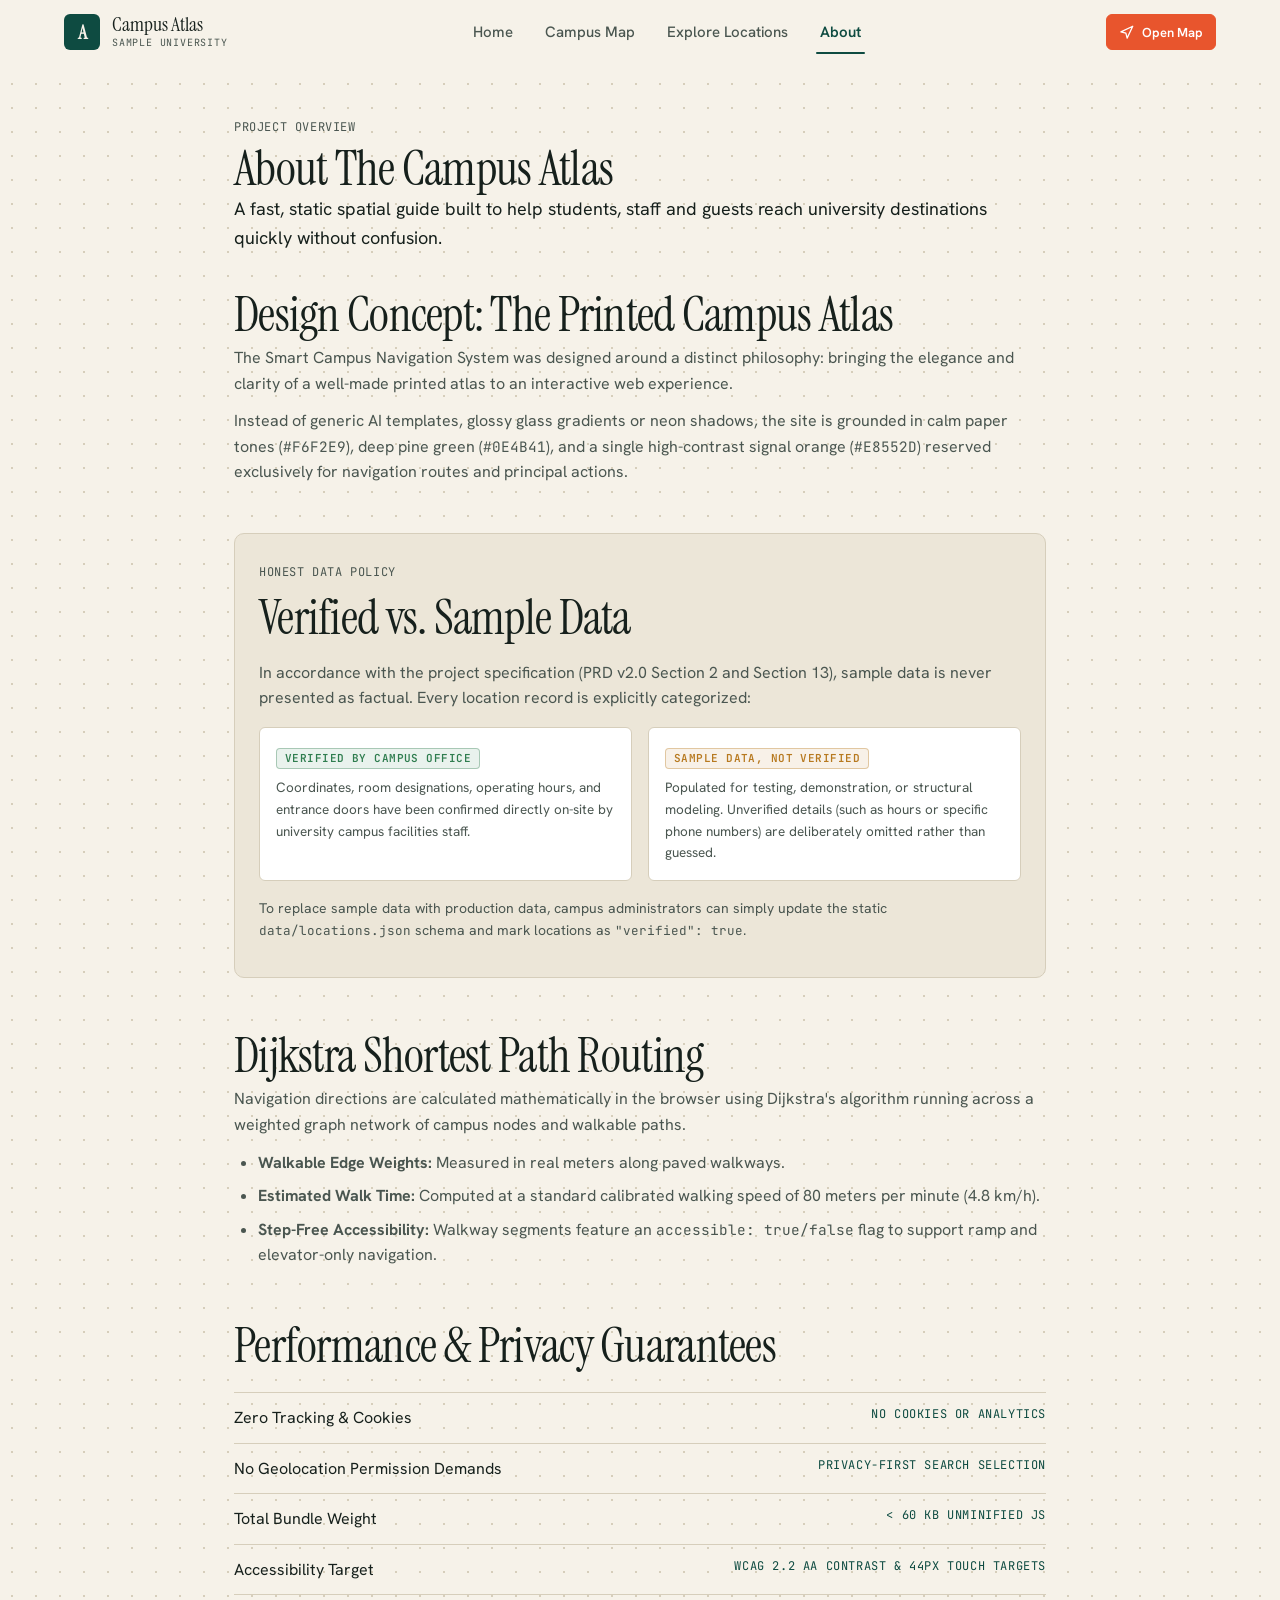
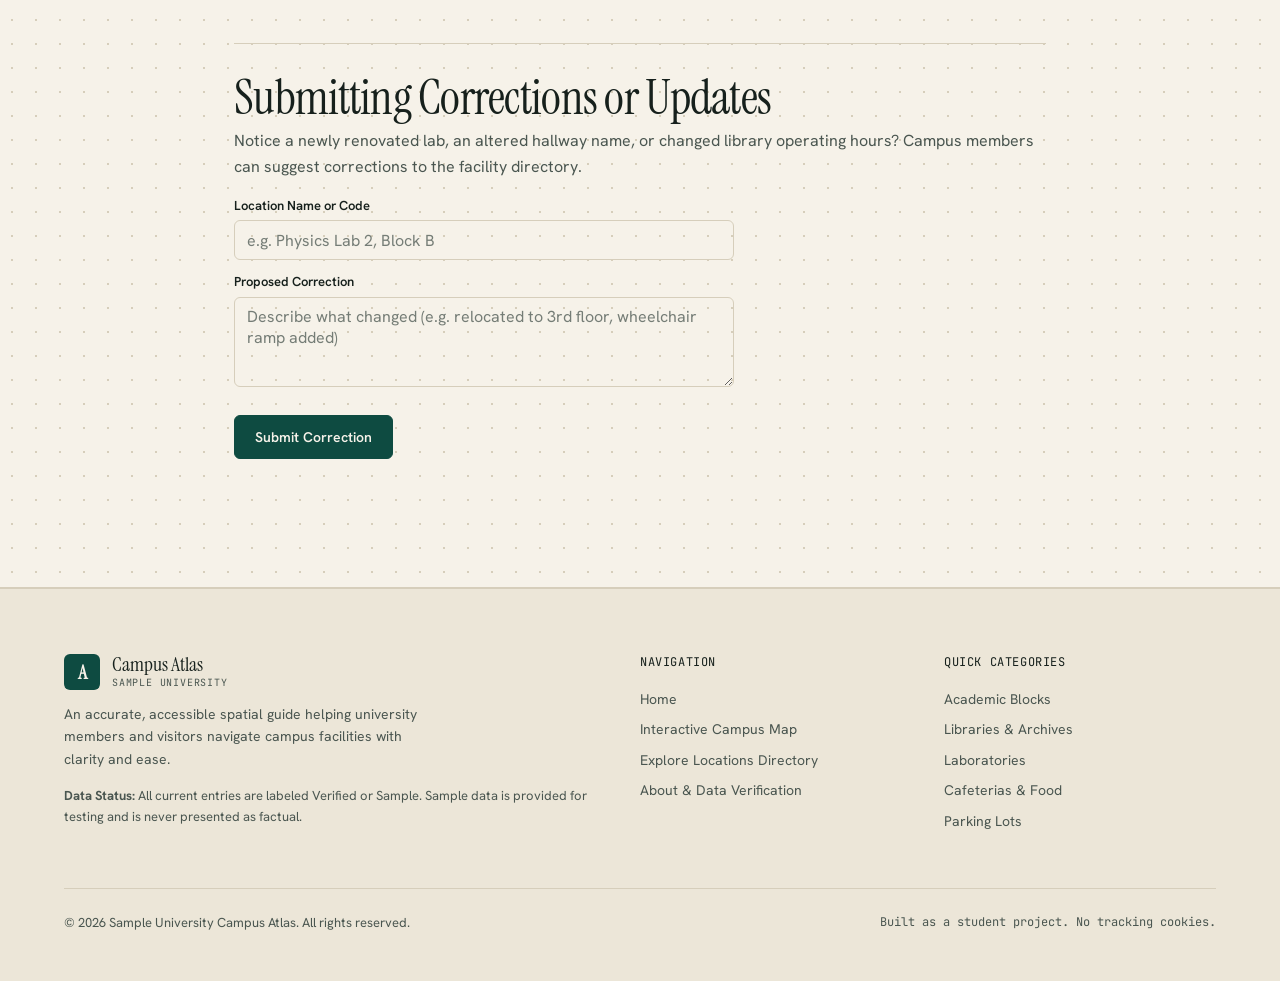
<file: about.html>
<!DOCTYPE html>
<html lang="en">
<head>
  <meta charset="UTF-8">
  <meta name="viewport" content="width=device-width, initial-scale=1.0">
  <title>About & Data Verification | Smart Campus Navigation</title>
  <meta name="description" content="Project purpose, data verification standards, accessibility commitments, and how to submit corrections to the campus atlas.">
  
  <link rel="stylesheet" href="./css/tokens.css">
  <link rel="stylesheet" href="./css/base.css">
  <link rel="stylesheet" href="./css/components.css">
</head>
<body>

  <!-- Site Header -->
  <header class="site-header scrolled" role="banner">
    <div class="container header-inner">
      <a href="index.html" class="brand" aria-label="Smart Campus Navigation System Home">
        <div class="brand-logo" aria-hidden="true">A</div>
        <div class="brand-text">
          <span class="brand-name">Campus Atlas</span>
          <span class="brand-subtitle">Sample University</span>
        </div>
      </a>

      <nav class="site-nav" role="navigation" aria-label="Main Navigation">
        <ul class="nav-links">
          <li><a href="index.html">Home</a></li>
          <li><a href="map.html">Campus Map</a></li>
          <li><a href="locations.html">Explore Locations</a></li>
          <li><a href="about.html" class="active" aria-current="page">About</a></li>
        </ul>
      </nav>

      <div class="header-actions">
        <a href="map.html" class="btn btn-signal btn-sm">
          <svg width="15" height="15" viewBox="0 0 24 24" fill="none" stroke="currentColor" stroke-width="2" stroke-linecap="round" stroke-linejoin="round">
            <polygon points="3 11 22 2 13 21 11 13 3 11"></polygon>
          </svg>
          Open Map
        </a>
      </div>
    </div>
  </header>

  <main class="section" role="main" style="padding-top: var(--space-12);">
    <div class="container" style="max-width: 860px;">
      
      <!-- Page Title -->
      <div style="margin-bottom: var(--space-8);">
        <span class="label-mono">Project Overview</span>
        <h1 style="font-size: var(--text-h2); margin-top: 4px;">About The Campus Atlas</h1>
        <p class="lead">A fast, static spatial guide built to help students, staff and guests reach university destinations quickly without confusion.</p>
      </div>

      <!-- Section 1: Concept & Purpose -->
      <article style="margin-bottom: var(--space-12);">
        <h2>Design Concept: The Printed Campus Atlas</h2>
        <p>The Smart Campus Navigation System was designed around a distinct philosophy: bringing the elegance and clarity of a well-made printed atlas to an interactive web experience.</p>
        <p>Instead of generic AI templates, glossy glass gradients or neon shadows, the site is grounded in calm paper tones (<code class="font-mono">#F6F2E9</code>), deep pine green (<code class="font-mono">#0E4B41</code>), and a single high-contrast signal orange (<code class="font-mono">#E8552D</code>) reserved exclusively for navigation routes and principal actions.</p>
      </article>

      <!-- Section 2: Data Honesty & Verification Standards -->
      <article style="margin-bottom: var(--space-12); padding: var(--space-6); background: var(--paper-2); border: 1px solid var(--line); border-radius: var(--radius-panel);">
        <span class="label-mono">Honest Data Policy</span>
        <h2 style="margin-top: 4px; margin-bottom: var(--space-3);">Verified vs. Sample Data</h2>
        <p>In accordance with the project specification (PRD v2.0 Section 2 and Section 13), sample data is never presented as factual. Every location record is explicitly categorized:</p>

        <div style="display: grid; grid-template-columns: 1fr 1fr; gap: var(--space-4); margin: var(--space-4) 0;">
          <div style="background: #FFFFFF; border: 1px solid var(--line); border-radius: var(--radius-control); padding: var(--space-4);">
            <div style="margin-bottom: var(--space-2);">
              <span class="badge badge-verified">Verified by campus office</span>
            </div>
            <p style="font-size: 13.5px; margin: 0;">Coordinates, room designations, operating hours, and entrance doors have been confirmed directly on-site by university campus facilities staff.</p>
          </div>

          <div style="background: #FFFFFF; border: 1px solid var(--line); border-radius: var(--radius-control); padding: var(--space-4);">
            <div style="margin-bottom: var(--space-2);">
              <span class="badge badge-sample">Sample data, not verified</span>
            </div>
            <p style="font-size: 13.5px; margin: 0;">Populated for testing, demonstration, or structural modeling. Unverified details (such as hours or specific phone numbers) are deliberately omitted rather than guessed.</p>
          </div>
        </div>

        <p style="font-size: 14px; margin-top: var(--space-3);">To replace sample data with production data, campus administrators can simply update the static <code class="font-mono">data/locations.json</code> schema and mark locations as <code class="font-mono">"verified": true</code>.</p>
      </article>

      <!-- Section 3: Routing Architecture -->
      <article style="margin-bottom: var(--space-12);">
        <h2>Dijkstra Shortest Path Routing</h2>
        <p>Navigation directions are calculated mathematically in the browser using Dijkstra's algorithm running across a weighted graph network of campus nodes and walkable paths.</p>
        <ul style="margin-left: var(--space-6); margin-bottom: var(--space-4); color: var(--ink-2); display: flex; flex-direction: column; gap: var(--space-2);">
          <li><strong>Walkable Edge Weights:</strong> Measured in real meters along paved walkways.</li>
          <li><strong>Estimated Walk Time:</strong> Computed at a standard calibrated walking speed of 80 meters per minute (4.8 km/h).</li>
          <li><strong>Step-Free Accessibility:</strong> Walkway segments feature an <code class="font-mono">accessible: true/false</code> flag to support ramp and elevator-only navigation.</li>
        </ul>
      </article>

      <!-- Section 4: Privacy & Performance Targets -->
      <article style="margin-bottom: var(--space-12);">
        <h2>Performance & Privacy Guarantees</h2>
        <div style="border-top: 1px solid var(--line); margin-top: var(--space-4);">
          <div style="display: flex; justify-content: space-between; padding: var(--space-3) 0; border-bottom: 1px solid var(--line);">
            <span>Zero Tracking & Cookies</span>
            <span class="label-mono" style="color: var(--pine);">No cookies or analytics</span>
          </div>
          <div style="display: flex; justify-content: space-between; padding: var(--space-3) 0; border-bottom: 1px solid var(--line);">
            <span>No Geolocation Permission Demands</span>
            <span class="label-mono" style="color: var(--pine);">Privacy-first search selection</span>
          </div>
          <div style="display: flex; justify-content: space-between; padding: var(--space-3) 0; border-bottom: 1px solid var(--line);">
            <span>Total Bundle Weight</span>
            <span class="label-mono" style="color: var(--pine);">&lt; 60 KB unminified JS</span>
          </div>
          <div style="display: flex; justify-content: space-between; padding: var(--space-3) 0; border-bottom: 1px solid var(--line);">
            <span>Accessibility Target</span>
            <span class="label-mono" style="color: var(--pine);">WCAG 2.2 AA Contrast & 44px touch targets</span>
          </div>
        </div>
      </article>

      <!-- Section 5: Submitting Corrections -->
      <article style="margin-bottom: var(--space-12); padding-top: var(--space-6); border-top: 1px solid var(--line);">
        <h2>Submitting Corrections or Updates</h2>
        <p>Notice a newly renovated lab, an altered hallway name, or changed library operating hours? Campus members can suggest corrections to the facility directory.</p>
        
        <form style="display: flex; flex-direction: column; gap: var(--space-3); max-width: 500px; margin-top: var(--space-4);" onsubmit="event.preventDefault(); showToast('Thank you! Correction submitted for review.'); this.reset();">
          <div>
            <label for="corrLocation" style="font-size: 13px; font-weight: 600; display: block; margin-bottom: 4px;">Location Name or Code</label>
            <input type="text" id="corrLocation" class="search-input" style="border: 1px solid var(--line); border-radius: var(--radius-control); width: 100%; min-height: 40px;" placeholder="e.g. Physics Lab 2, Block B" required>
          </div>
          <div>
            <label for="corrDetails" style="font-size: 13px; font-weight: 600; display: block; margin-bottom: 4px;">Proposed Correction</label>
            <textarea id="corrDetails" class="search-input" style="border: 1px solid var(--line); border-radius: var(--radius-control); width: 100%; min-height: 90px; padding-top: 8px;" placeholder="Describe what changed (e.g. relocated to 3rd floor, wheelchair ramp added)" required></textarea>
          </div>
          <button type="submit" class="btn btn-primary" style="align-self: flex-start; margin-top: var(--space-2);">
            Submit Correction
          </button>
        </form>
      </article>

    </div>
  </main>

  <!-- Site Footer -->
  <footer class="site-footer" role="contentinfo">
    <div class="container">
      <div class="footer-grid">
        <div class="footer-col">
          <div class="brand" style="margin-bottom: var(--space-3);">
            <div class="brand-logo" aria-hidden="true">A</div>
            <div class="brand-text">
              <span class="brand-name">Campus Atlas</span>
              <span class="brand-subtitle">Sample University</span>
            </div>
          </div>
          <p style="max-width: 380px;">An accurate, accessible spatial guide helping university members and visitors navigate campus facilities with clarity and ease.</p>
          <p style="font-size: 13px; color: var(--ink-2); margin-top: var(--space-4);">
            <strong>Data Status:</strong> All current entries are labeled Verified or Sample. Sample data is provided for testing and is never presented as factual.
          </p>
        </div>

        <div class="footer-col">
          <h4>Navigation</h4>
          <ul class="footer-nav">
            <li><a href="index.html">Home</a></li>
            <li><a href="map.html">Interactive Campus Map</a></li>
            <li><a href="locations.html">Explore Locations Directory</a></li>
            <li><a href="about.html">About & Data Verification</a></li>
          </ul>
        </div>

        <div class="footer-col">
          <h4>Quick Categories</h4>
          <ul class="footer-nav">
            <li><a href="locations.html?cat=academic">Academic Blocks</a></li>
            <li><a href="locations.html?cat=library">Libraries & Archives</a></li>
            <li><a href="locations.html?cat=lab">Laboratories</a></li>
            <li><a href="locations.html?cat=cafeteria">Cafeterias & Food</a></li>
            <li><a href="locations.html?cat=parking">Parking Lots</a></li>
          </ul>
        </div>
      </div>

      <div class="footer-bottom">
        <div>&copy; 2026 Sample University Campus Atlas. All rights reserved.</div>
        <div style="font-family: var(--font-mono); font-size: 12px; color: var(--ink-2);">
          Built as a student project. No tracking cookies.
        </div>
      </div>
    </div>
  </footer>

  <script type="module">
    import { showToast } from './js/main.js';
    window.showToast = showToast;
  </script>
</body>
</html>
</file>
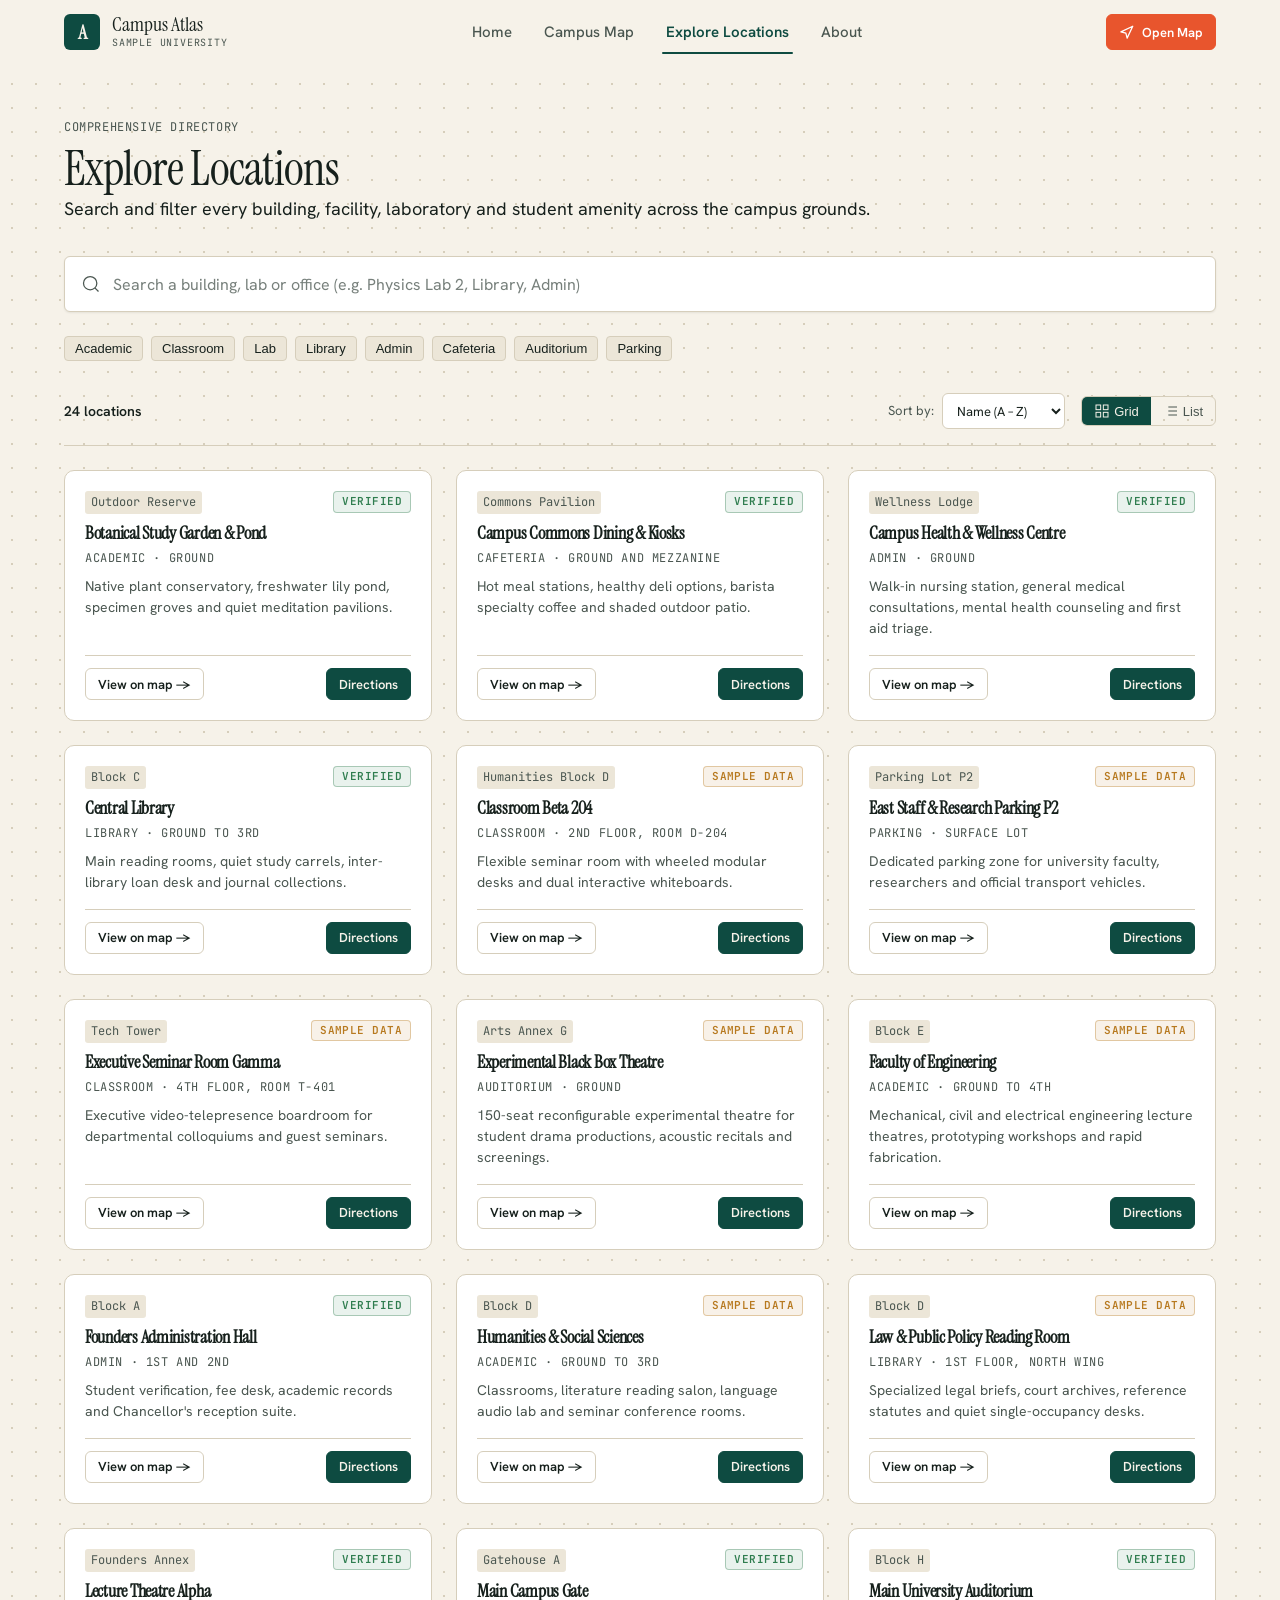
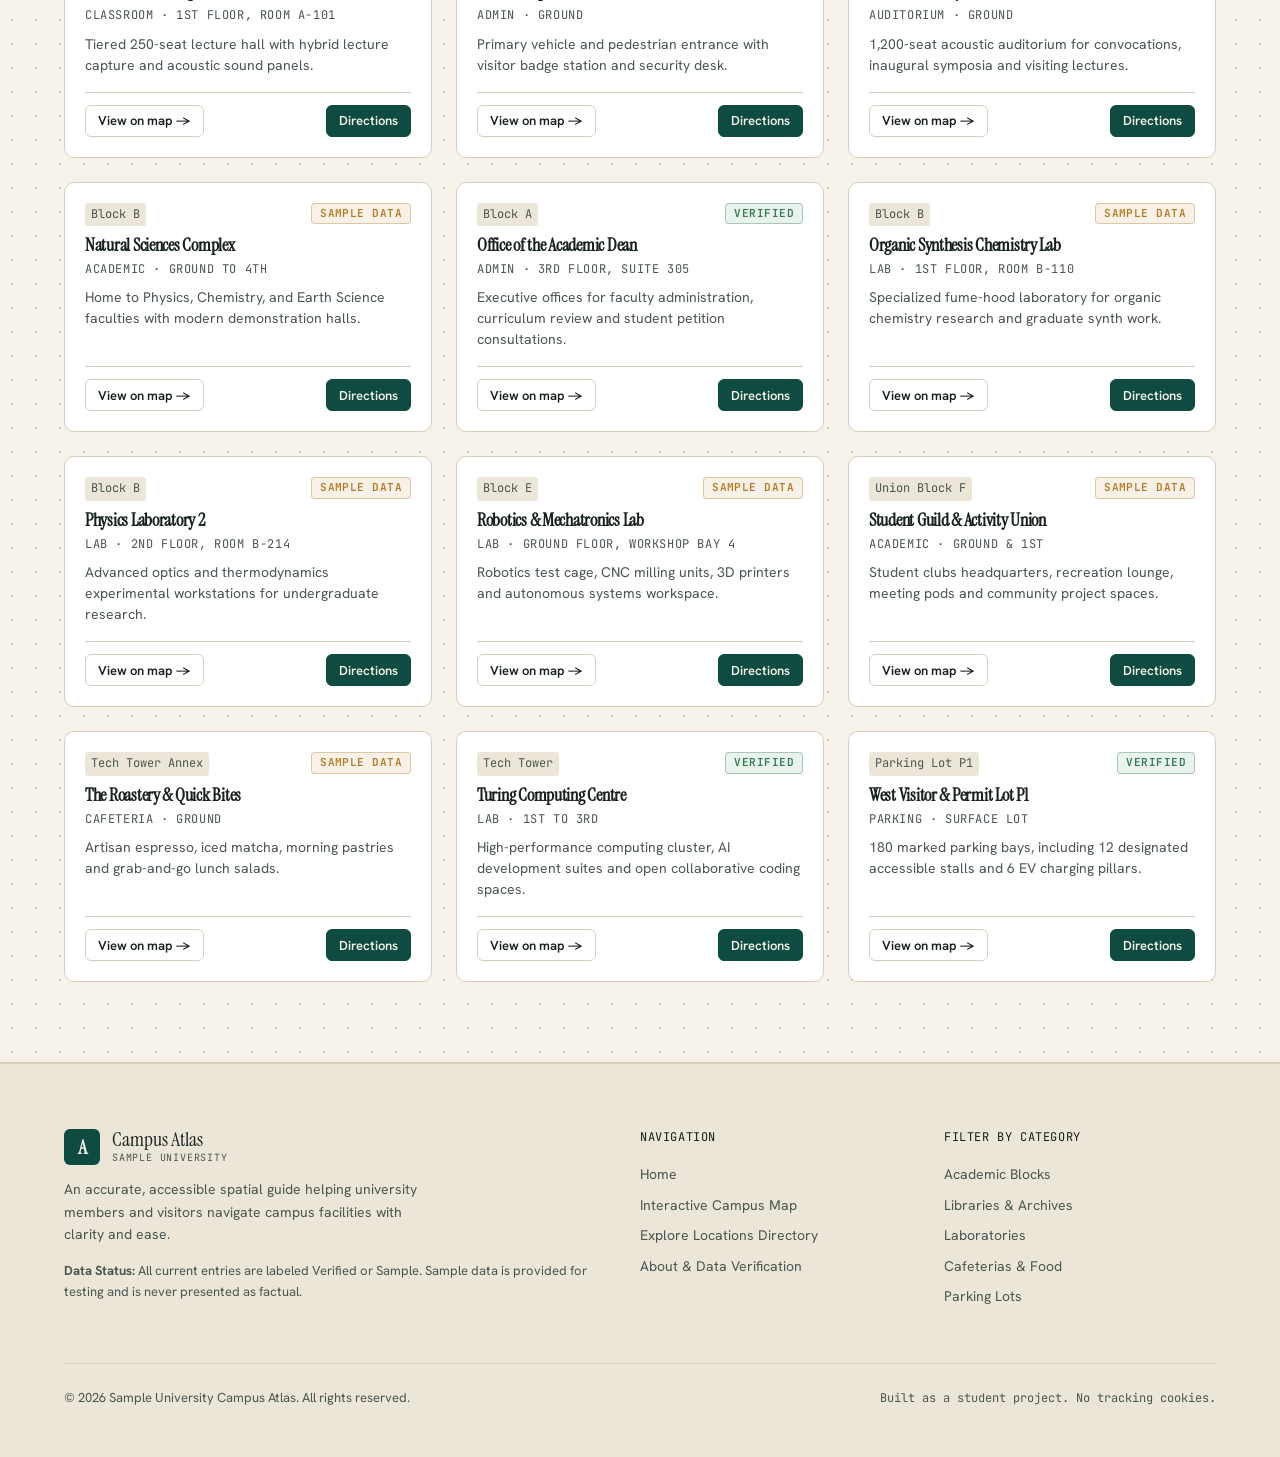
<file: locations.html>
<!DOCTYPE html>
<html lang="en">
<head>
  <meta charset="UTF-8">
  <meta name="viewport" content="width=device-width, initial-scale=1.0">
  <title>Explore Locations Directory | Smart Campus Navigation</title>
  <meta name="description" content="Searchable directory of campus buildings, lecture halls, faculty offices, laboratories, and amenities.">
  
  <link rel="stylesheet" href="./css/tokens.css">
  <link rel="stylesheet" href="./css/base.css">
  <link rel="stylesheet" href="./css/components.css">
</head>
<body>

  <!-- Site Header -->
  <header class="site-header scrolled" role="banner">
    <div class="container header-inner">
      <a href="index.html" class="brand" aria-label="Smart Campus Navigation System Home">
        <div class="brand-logo" aria-hidden="true">A</div>
        <div class="brand-text">
          <span class="brand-name">Campus Atlas</span>
          <span class="brand-subtitle">Sample University</span>
        </div>
      </a>

      <nav class="site-nav" role="navigation" aria-label="Main Navigation">
        <ul class="nav-links">
          <li><a href="index.html">Home</a></li>
          <li><a href="map.html">Campus Map</a></li>
          <li><a href="locations.html" class="active" aria-current="page">Explore Locations</a></li>
          <li><a href="about.html">About</a></li>
        </ul>
      </nav>

      <div class="header-actions">
        <a href="map.html" class="btn btn-signal btn-sm">
          <svg width="15" height="15" viewBox="0 0 24 24" fill="none" stroke="currentColor" stroke-width="2" stroke-linecap="round" stroke-linejoin="round">
            <polygon points="3 11 22 2 13 21 11 13 3 11"></polygon>
          </svg>
          Open Map
        </a>
      </div>
    </div>
  </header>

  <main class="section" role="main" style="padding-top: var(--space-12);">
    <div class="container">
      
      <!-- Page Header -->
      <div style="margin-bottom: var(--space-8);">
        <span class="label-mono">Comprehensive Directory</span>
        <h1 style="font-size: var(--text-h2); margin-top: 4px;">Explore Locations</h1>
        <p class="lead">Search and filter every building, facility, laboratory and student amenity across the campus grounds.</p>
      </div>

      <!-- Search Input -->
      <div class="search-wrapper" style="margin-bottom: var(--space-6);">
        <div class="search-bar-hero" role="search">
          <svg class="search-icon-svg" viewBox="0 0 24 24" aria-hidden="true">
            <circle cx="11" cy="11" r="8"></circle>
            <line x1="21" y1="21" x2="16.65" y2="16.65"></line>
          </svg>
          <label for="dirSearchInput" class="sr-only">Search a building, lab or office</label>
          <input type="text" id="dirSearchInput" class="search-input" placeholder="Search a building, lab or office (e.g. Physics Lab 2, Library, Admin)" autocomplete="off" spellcheck="false">
          <button type="button" id="dirSearchClear" class="search-clear-btn" aria-label="Clear search query">
            <svg width="18" height="18" viewBox="0 0 24 24" fill="none" stroke="currentColor" stroke-width="1.5">
              <line x1="18" y1="6" x2="6" y2="18"></line>
              <line x1="6" y1="6" x2="18" y2="18"></line>
            </svg>
          </button>
        </div>
      </div>

      <!-- Category Filter Chips (Multi-Select - PRD Section 6.3) -->
      <div style="margin-bottom: var(--space-4);">
        <div class="filter-chips-row" id="dirCategoryChips" role="group" aria-label="Filter by categories">
          <!-- Injected via script -->
        </div>
      </div>

      <!-- Directory Controls: Count, Sort, Grid/List Toggle, Clear Filters (PRD Section 6.3) -->
      <div class="directory-controls">
        <div class="directory-meta">
          <span id="resultCountBadge" style="font-weight: 600; color: var(--ink);" aria-live="polite">Loading locations...</span>
          <button type="button" class="btn btn-outline btn-sm" id="btnClearFilters" style="display: none; padding: 2px 10px; min-height: 30px; font-size: 12px;">
            Clear filters
          </button>
        </div>

        <div style="display: flex; align-items: center; gap: var(--space-4);">
          <div style="display: flex; align-items: center; gap: var(--space-2);">
            <label for="dirSortSelect" style="font-size: 13px; color: var(--ink-2);">Sort by:</label>
            <select id="dirSortSelect" class="route-select" style="min-height: 36px; padding: 0 10px; font-size: 13px;">
              <option value="name">Name (A &ndash; Z)</option>
              <option value="category">Category</option>
              <option value="building">Building Code</option>
            </select>
          </div>

          <div class="view-toggle" role="radiogroup" aria-label="Directory layout toggle">
            <button type="button" class="active" id="btnViewGrid" role="radio" aria-checked="true" aria-label="Grid view">
              <svg width="16" height="16" viewBox="0 0 24 24" fill="none" stroke="currentColor" stroke-width="1.5">
                <rect x="3" y="3" width="7" height="7"></rect>
                <rect x="14" y="3" width="7" height="7"></rect>
                <rect x="14" y="14" width="7" height="7"></rect>
                <rect x="3" y="14" width="7" height="7"></rect>
              </svg>
              Grid
            </button>
            <button type="button" id="btnViewList" role="radio" aria-checked="false" aria-label="List view">
              <svg width="16" height="16" viewBox="0 0 24 24" fill="none" stroke="currentColor" stroke-width="1.5">
                <line x1="8" y1="6" x2="21" y2="6"></line>
                <line x1="8" y1="12" x2="21" y2="12"></line>
                <line x1="8" y1="18" x2="21" y2="18"></line>
                <line x1="3" y1="6" x2="3.01" y2="6"></line>
                <line x1="3" y1="12" x2="3.01" y2="12"></line>
                <line x1="3" y1="18" x2="3.01" y2="18"></line>
              </svg>
              List
            </button>
          </div>
        </div>
      </div>

      <!-- Locations Listing Area -->
      <div id="locationsContainer" class="locations-grid" aria-live="polite">
        <!-- Injected cards -->
      </div>

      <!-- Empty State (PRD Section 6.3, 11) -->
      <div id="dirEmptyState" class="empty-state" style="display: none; margin-top: var(--space-8);">
        <h3 id="emptyHeading">No match found</h3>
        <p id="emptyMessage">No match for query. Try a building name, or browse by category.</p>
        <div id="emptyCategoryLinks" style="display: flex; flex-wrap: wrap; justify-content: center; gap: var(--space-2); margin-top: var(--space-4);">
          <!-- Injected category shortcuts -->
        </div>
      </div>

    </div>
  </main>

  <!-- Site Footer -->
  <footer class="site-footer" role="contentinfo">
    <div class="container">
      <div class="footer-grid">
        <div class="footer-col">
          <div class="brand" style="margin-bottom: var(--space-3);">
            <div class="brand-logo" aria-hidden="true">A</div>
            <div class="brand-text">
              <span class="brand-name">Campus Atlas</span>
              <span class="brand-subtitle">Sample University</span>
            </div>
          </div>
          <p style="max-width: 380px;">An accurate, accessible spatial guide helping university members and visitors navigate campus facilities with clarity and ease.</p>
          <p style="font-size: 13px; color: var(--ink-2); margin-top: var(--space-4);">
            <strong>Data Status:</strong> All current entries are labeled Verified or Sample. Sample data is provided for testing and is never presented as factual.
          </p>
        </div>

        <div class="footer-col">
          <h4>Navigation</h4>
          <ul class="footer-nav">
            <li><a href="index.html">Home</a></li>
            <li><a href="map.html">Interactive Campus Map</a></li>
            <li><a href="locations.html">Explore Locations Directory</a></li>
            <li><a href="about.html">About & Data Verification</a></li>
          </ul>
        </div>

        <div class="footer-col">
          <h4>Filter by Category</h4>
          <ul class="footer-nav">
            <li><a href="locations.html?cat=academic">Academic Blocks</a></li>
            <li><a href="locations.html?cat=library">Libraries & Archives</a></li>
            <li><a href="locations.html?cat=lab">Laboratories</a></li>
            <li><a href="locations.html?cat=cafeteria">Cafeterias & Food</a></li>
            <li><a href="locations.html?cat=parking">Parking Lots</a></li>
          </ul>
        </div>
      </div>

      <div class="footer-bottom">
        <div>&copy; 2026 Sample University Campus Atlas. All rights reserved.</div>
        <div style="font-family: var(--font-mono); font-size: 12px; color: var(--ink-2);">
          Built as a student project. No tracking cookies.
        </div>
      </div>
    </div>
  </footer>

  <script type="module">
    import { appState, showToast, getUrlParams, updateUrlParam } from './js/main.js';
    import { CampusSearch } from './js/search.js';

    let searchEngine = null;
    let selectedCategories = [];
    let currentQuery = '';
    let currentSort = 'name';
    let isGridView = true;

    async function initDirectory() {
      await appState.loadData();
      searchEngine = new CampusSearch(appState.locations, appState.categories);

      // Render Category Filter Chips (Multi-Select)
      renderCategoryChips();

      // Read URL Params
      const params = getUrlParams();
      if (params.q) {
        currentQuery = params.q;
        document.getElementById('dirSearchInput').value = params.q;
        document.getElementById('dirSearchClear').classList.add('visible');
      }
      if (params.cat && params.cat.length > 0) {
        selectedCategories = [...params.cat];
        updateChipsActiveState();
      }

      // Event Listeners
      setupSearchEvents();
      setupControls();

      // Initial Render
      renderDirectory();
    }

    function renderCategoryChips() {
      const container = document.getElementById('dirCategoryChips');
      container.innerHTML = appState.categories.map(c => `
        <button type="button" class="chip" data-category="${c.id}" aria-pressed="false">
          ${c.label}
        </button>
      `).join('');

      container.addEventListener('click', (e) => {
        const btn = e.target.closest('.chip');
        if (!btn) return;
        const catId = btn.getAttribute('data-category');

        if (selectedCategories.includes(catId)) {
          selectedCategories = selectedCategories.filter(c => c !== catId);
          btn.classList.remove('active');
          btn.setAttribute('aria-pressed', 'false');
        } else {
          selectedCategories.push(catId);
          btn.classList.add('active');
          btn.setAttribute('aria-pressed', 'true');
        }

        updateUrlParam('cat', selectedCategories);
        renderDirectory();
      });

      // Also render empty state shortcut category links
      const emptyCatLinks = document.getElementById('emptyCategoryLinks');
      if (emptyCatLinks) {
        emptyCatLinks.innerHTML = appState.categories.map(c => `
          <button type="button" class="chip" onclick="window.location.search = '?cat=${c.id}'">
            ${c.label}
          </button>
        `).join('');
      }
    }

    function updateChipsActiveState() {
      document.querySelectorAll('#dirCategoryChips .chip').forEach(btn => {
        const catId = btn.getAttribute('data-category');
        const active = selectedCategories.includes(catId);
        btn.classList.toggle('active', active);
        btn.setAttribute('aria-pressed', active ? 'true' : 'false');
      });
    }

    function setupSearchEvents() {
      const input = document.getElementById('dirSearchInput');
      const clearBtn = document.getElementById('dirSearchClear');
      let timer = null;

      input.addEventListener('input', (e) => {
        clearTimeout(timer);
        timer = setTimeout(() => {
          currentQuery = e.target.value.trim();
          clearBtn.classList.toggle('visible', currentQuery.length > 0);
          updateUrlParam('q', currentQuery);
          renderDirectory();
        }, 100);
      });

      clearBtn.addEventListener('click', () => {
        input.value = '';
        currentQuery = '';
        clearBtn.classList.remove('visible');
        updateUrlParam('q', null);
        renderDirectory();
        input.focus();
      });
    }

    function setupControls() {
      // Sort select
      document.getElementById('dirSortSelect').addEventListener('change', (e) => {
        currentSort = e.target.value;
        renderDirectory();
      });

      // Clear filters button
      document.getElementById('btnClearFilters').addEventListener('click', () => {
        selectedCategories = [];
        currentQuery = '';
        document.getElementById('dirSearchInput').value = '';
        document.getElementById('dirSearchClear').classList.remove('visible');
        updateChipsActiveState();
        updateUrlParam('cat', null);
        updateUrlParam('q', null);
        renderDirectory();
      });

      // View toggle (Grid / List)
      const btnGrid = document.getElementById('btnViewGrid');
      const btnList = document.getElementById('btnViewList');
      const container = document.getElementById('locationsContainer');

      btnGrid.addEventListener('click', () => {
        isGridView = true;
        btnGrid.classList.add('active');
        btnGrid.setAttribute('aria-checked', 'true');
        btnList.classList.remove('active');
        btnList.setAttribute('aria-checked', 'false');
        container.className = 'locations-grid';
      });

      btnList.addEventListener('click', () => {
        isGridView = false;
        btnList.classList.add('active');
        btnList.setAttribute('aria-checked', 'true');
        btnGrid.classList.remove('active');
        btnGrid.setAttribute('aria-checked', 'false');
        container.className = 'locations-list';
      });
    }

    function renderDirectory() {
      const results = searchEngine.search(currentQuery, selectedCategories, currentSort);
      const container = document.getElementById('locationsContainer');
      const emptyState = document.getElementById('dirEmptyState');
      const countBadge = document.getElementById('resultCountBadge');
      const clearBtn = document.getElementById('btnClearFilters');

      // Update count & clear button visibility
      countBadge.textContent = `${results.length} location${results.length === 1 ? '' : 's'}`;
      clearBtn.style.display = (selectedCategories.length > 0 || currentQuery.length > 0) ? 'inline-flex' : 'none';

      if (results.length === 0) {
        container.innerHTML = '';
        emptyState.style.display = 'block';
        // PRD Section 6.3 Empty state copy
        document.getElementById('emptyHeading').textContent = `No match for '${currentQuery || 'filters'}'`;
        document.getElementById('emptyMessage').textContent = `No match for '${currentQuery || 'selected categories'}'. Try a building name, or browse by category below.`;
        return;
      }

      emptyState.style.display = 'none';

      container.innerHTML = results.map(item => {
        const badge = item.verified
          ? `<span class="badge badge-verified">Verified</span>`
          : `<span class="badge badge-sample">Sample data</span>`;

        return `
          <article class="location-card" id="card-${item.id}">
            <div>
              <div class="location-card-header">
                <span class="location-code">${item.building}</span>
                ${badge}
              </div>
              <h2 class="location-card-title">${CampusSearch.highlight(item.name, currentQuery)}</h2>
              <div class="label-mono" style="margin-bottom: var(--space-2);">${item.category} &middot; ${item.floor}</div>
              <p class="location-card-desc">${CampusSearch.highlight(item.description, currentQuery)}</p>
            </div>

            <div class="location-card-footer">
              <a href="map.html?loc=${item.id}" class="btn btn-outline btn-sm" style="min-height: 32px;">
                View on map &rarr;
              </a>
              <a href="map.html?to=${item.id}" class="btn btn-primary btn-sm" style="min-height: 32px;">
                Directions
              </a>
            </div>
          </article>
        `;
      }).join('');
    }

    document.addEventListener('DOMContentLoaded', initDirectory);
  </script>
</body>
</html>
</file>
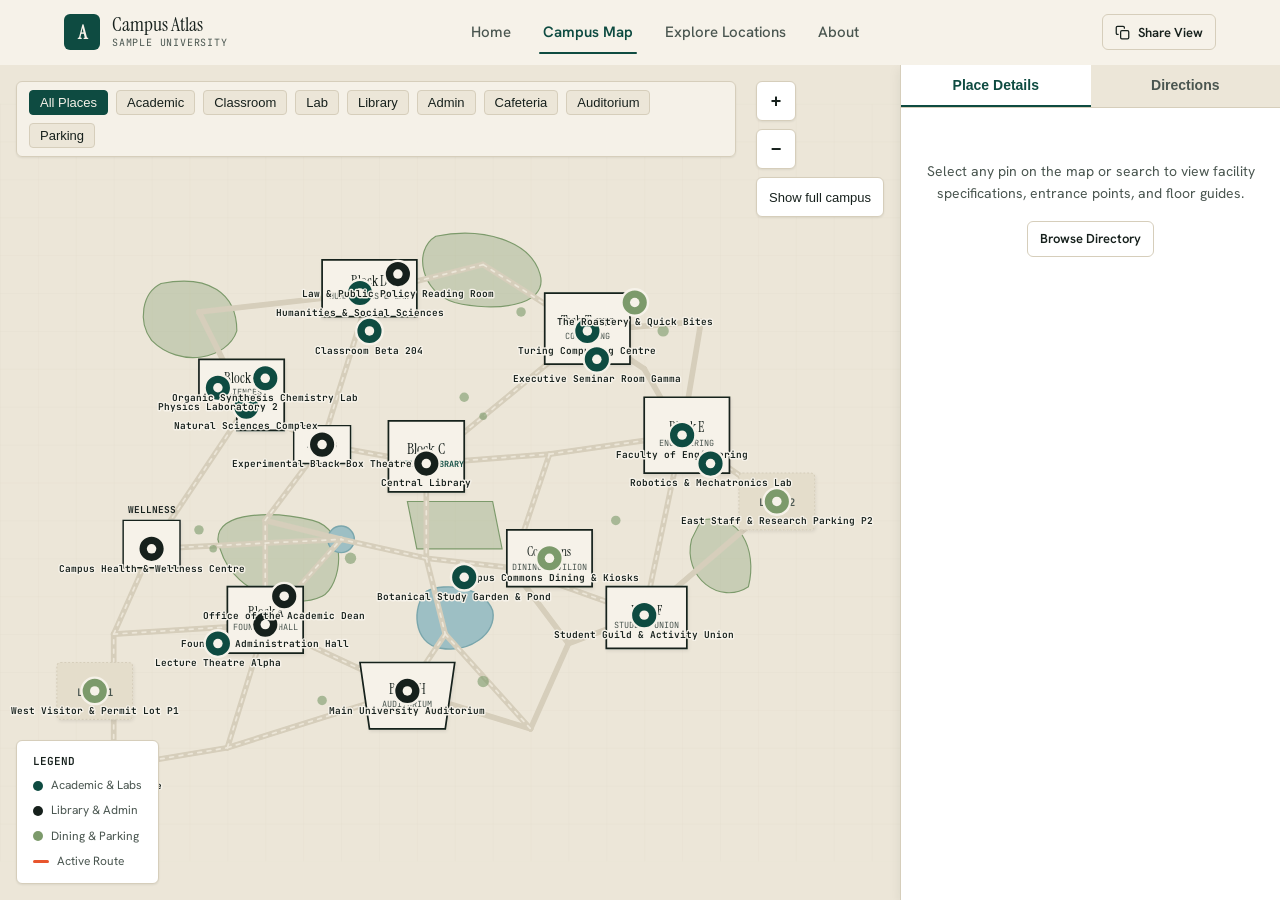
<file: map.html>
<!DOCTYPE html>
<html lang="en">
<head>
  <meta charset="UTF-8">
  <meta name="viewport" content="width=device-width, initial-scale=1.0">
  <title>Campus Map & Directions | Smart Campus Navigation</title>
  <meta name="description" content="Interactive illustrated campus atlas map and route planner. Find buildings and calculate walking routes with Dijkstra routing.">
  
  <link rel="stylesheet" href="./css/tokens.css">
  <link rel="stylesheet" href="./css/base.css">
  <link rel="stylesheet" href="./css/components.css">
</head>
<body style="overflow: hidden;">

  <!-- Site Header -->
  <header class="site-header scrolled" role="banner">
    <div class="container header-inner">
      <a href="index.html" class="brand" aria-label="Smart Campus Navigation System Home">
        <div class="brand-logo" aria-hidden="true">A</div>
        <div class="brand-text">
          <span class="brand-name">Campus Atlas</span>
          <span class="brand-subtitle">Sample University</span>
        </div>
      </a>

      <nav class="site-nav" role="navigation" aria-label="Main Navigation">
        <ul class="nav-links">
          <li><a href="index.html">Home</a></li>
          <li><a href="map.html" class="active" aria-current="page">Campus Map</a></li>
          <li><a href="locations.html">Explore Locations</a></li>
          <li><a href="about.html">About</a></li>
        </ul>
      </nav>

      <div class="header-actions">
        <button type="button" class="btn btn-outline btn-sm" id="headerShareMapBtn" aria-label="Share this map view">
          <svg width="15" height="15" viewBox="0 0 24 24" fill="none" stroke="currentColor" stroke-width="2" stroke-linecap="round" stroke-linejoin="round">
            <rect x="9" y="9" width="13" height="13" rx="2" ry="2"></rect>
            <path d="M5 15H4a2 2 0 0 1-2-2V4a2 2 0 0 1 2-2h9a2 2 0 0 1 2 2v1"></path>
          </svg>
          Share View
        </button>
      </div>
    </div>
  </header>

  <!-- Main Map & Panel Layout (PRD Section 6.2 - Desktop 70/30, Mobile bottom sheet) -->
  <main class="map-page-layout" role="main">
    
    <!-- Map Canvas Area -->
    <div class="map-main-canvas" id="mapMainCanvas" aria-label="Campus Interactive Map View">
      
      <!-- Category Filter Chips Row above Map -->
      <div class="map-filter-bar" id="mapFilterBar" role="toolbar" aria-label="Filter locations on map by category">
        <button type="button" class="chip active" data-category="all">All Places</button>
        <!-- Injected via script -->
      </div>

      <!-- Floating Map Zoom / Pan Controls -->
      <div class="map-controls-floating" role="toolbar" aria-label="Map zoom and navigation controls">
        <button type="button" class="map-ctrl-btn" id="mapZoomIn" aria-label="Zoom in" title="Zoom in">+</button>
        <button type="button" class="map-ctrl-btn" id="mapZoomOut" aria-label="Zoom out" title="Zoom out">&minus;</button>
        <button type="button" class="map-ctrl-btn map-reset-btn" id="mapResetView" aria-label="Show full campus" title="Show full campus">
          Show full campus
        </button>
      </div>

      <!-- Map Legend (PRD Section 6.2) -->
      <div class="map-legend" aria-label="Map Legend">
        <div style="font-family: var(--font-mono); font-size: 11px; font-weight: 600; text-transform: uppercase; color: var(--ink);">
          Legend
        </div>
        <div class="legend-row">
          <div class="legend-color-dot" style="background: #0E4B41;"></div>
          <span>Academic & Labs</span>
        </div>
        <div class="legend-row">
          <div class="legend-color-dot" style="background: #16201C;"></div>
          <span>Library & Admin</span>
        </div>
        <div class="legend-row">
          <div class="legend-color-dot" style="background: #7C9A6B;"></div>
          <span>Dining & Parking</span>
        </div>
        <div class="legend-row">
          <div class="legend-line"></div>
          <span>Active Route</span>
        </div>
      </div>

      <!-- SVG Container -->
      <div class="map-svg-container" id="svgContainer">
        <!-- SVG will be loaded/inlined here -->
      </div>
    </div>

    <!-- Side Panel (Desktop 30%) / Bottom Sheet (Mobile) -->
    <aside class="map-side-panel" id="mapSidePanel" role="complementary" aria-label="Location and route details panel">
      
      <!-- Mobile Draggable Sheet Handle -->
      <div class="mobile-sheet-handle" id="sheetHandle" aria-hidden="true">
        <div class="handle-bar"></div>
      </div>

      <!-- Panel Tabs: Details vs Directions -->
      <div class="panel-tabs" role="tablist">
        <button type="button" class="panel-tab active" id="tabBtnDetails" role="tab" aria-selected="true" aria-controls="panelDetails">
          Place Details
        </button>
        <button type="button" class="panel-tab" id="tabBtnDirections" role="tab" aria-selected="false" aria-controls="panelDirections">
          Directions
        </button>
      </div>

      <!-- Tab Content 1: Place Details (PRD Section 6.4) -->
      <div class="panel-body" id="panelDetails" role="tabpanel" aria-labelledby="tabBtnDetails">
        <div id="locationDetailsEmpty" style="color: var(--ink-2); font-size: 14px; text-align: center; padding: var(--space-8) 0;">
          <p>Select any pin on the map or search to view facility specifications, entrance points, and floor guides.</p>
          <div style="margin-top: var(--space-4);">
            <a href="locations.html" class="btn btn-outline btn-sm">Browse Directory</a>
          </div>
        </div>

        <div id="locationDetailsContent" style="display: none; flex-direction: column; gap: var(--space-4);">
          <div class="panel-header" style="padding: 0 0 var(--space-3) 0;">
            <div>
              <div id="detailBadgeContainer" style="margin-bottom: var(--space-1);"></div>
              <h2 id="detailName" style="font-size: 24px; line-height: 1.2;">-</h2>
            </div>
          </div>

          <p id="detailDescription" style="font-size: 14.5px; line-height: 1.5; color: var(--ink-2);">-</p>

          <div style="display: flex; flex-direction: column; gap: var(--space-3); border-top: 1px solid var(--line); padding-top: var(--space-3);">
            <div class="detail-item-field" id="fieldBuilding">
              <span class="detail-label">Building / Block</span>
              <span class="detail-val font-mono" id="detailBuilding">-</span>
            </div>

            <div class="detail-item-field" id="fieldFloor">
              <span class="detail-label">Floor / Level</span>
              <span class="detail-val" id="detailFloor">-</span>
            </div>

            <div class="detail-item-field" id="fieldHours">
              <span class="detail-label">Opening Hours</span>
              <span class="detail-val" id="detailHours">-</span>
            </div>

            <div class="detail-item-field" id="fieldLandmarks">
              <span class="detail-label">Nearby Landmarks</span>
              <span class="detail-val" id="detailLandmarks">-</span>
            </div>

            <div class="detail-item-field" id="fieldCategory">
              <span class="detail-label">Category Group</span>
              <span class="detail-val" id="detailCategory" style="text-transform: capitalize;">-</span>
            </div>
          </div>

          <!-- Actions: Get Directions, View on map, Copy link (PRD Section 6.4) -->
          <div style="display: flex; flex-direction: column; gap: var(--space-2); margin-top: var(--space-2); padding-top: var(--space-4); border-top: 1px solid var(--line);">
            <button type="button" class="btn btn-signal" id="detailGetDirectionsBtn">
              <svg width="16" height="16" viewBox="0 0 24 24" fill="none" stroke="currentColor" stroke-width="2" stroke-linecap="round" stroke-linejoin="round">
                <polygon points="3 11 22 2 13 21 11 13 3 11"></polygon>
              </svg>
              Get Directions Here
            </button>
            <button type="button" class="btn btn-outline btn-sm" id="detailCopyLinkBtn">
              <svg width="14" height="14" viewBox="0 0 24 24" fill="none" stroke="currentColor" stroke-width="2" stroke-linecap="round" stroke-linejoin="round">
                <rect x="9" y="9" width="13" height="13" rx="2" ry="2"></rect>
                <path d="M5 15H4a2 2 0 0 1-2-2V4a2 2 0 0 1 2-2h9a2 2 0 0 1 2 2v1"></path>
              </svg>
              Copy Link to Place
            </button>
          </div>
        </div>
      </div>

      <!-- Tab Content 2: Directions (PRD Section 6.5) -->
      <div class="panel-body" id="panelDirections" role="tabpanel" aria-labelledby="tabBtnDirections" style="display: none;">
        
        <form id="routeForm" class="route-form" onsubmit="event.preventDefault();">
          <div class="route-input-group">
            <div style="display: flex; justify-content: space-between; align-items: center;">
              <label for="routeStartSelect">From (Starting Point)</label>
              <button type="button" class="btn btn-outline btn-sm" id="btnUseMainGate" style="min-height: 26px; padding: 0 8px; font-size: 11px;">
                Use main gate
              </button>
            </div>
            <select id="routeStartSelect" class="route-select">
              <option value="">-- Choose start point --</option>
            </select>
            <div id="startErrorHint" class="label-mono" style="color: var(--warn); display: none;">Please select a starting location</div>
          </div>

          <div style="display: flex; justify-content: center; margin: -4px 0;">
            <button type="button" class="btn btn-icon" id="btnSwapRoute" aria-label="Swap starting point and destination" title="Swap From and To" style="width: 36px; height: 36px; min-height: 36px;">
              <svg width="16" height="16" viewBox="0 0 24 24" fill="none" stroke="currentColor" stroke-width="1.5" stroke-linecap="round" stroke-linejoin="round">
                <path d="M7 16V4m0 0L3 8m4-4l4 4M17 8v12m0 0l4-4m-4 4l-4-4"></path>
              </svg>
            </button>
          </div>

          <div class="route-input-group">
            <label for="routeDestSelect">To (Destination)</label>
            <select id="routeDestSelect" class="route-select">
              <option value="">-- Choose destination --</option>
            </select>
            <div id="destErrorHint" class="label-mono" style="color: var(--warn); display: none;">Please select a destination</div>
          </div>

          <!-- Accessible route toggle (PRD Section 6.5, FR-14) -->
          <div style="display: flex; align-items: center; gap: var(--space-2); margin-top: var(--space-1);">
            <input type="checkbox" id="accessibleToggle" style="width: 16px; height: 16px; accent-color: var(--pine);">
            <label for="accessibleToggle" style="font-size: 13px; color: var(--ink-2); cursor: pointer;">
              Accessible route (step-free / wheelchair friendly)
            </label>
          </div>

          <div style="display: flex; gap: var(--space-2); margin-top: var(--space-2);">
            <button type="submit" class="btn btn-primary" id="btnCalculateRoute" style="flex: 1;">
              Calculate Route
            </button>
            <button type="button" class="btn btn-outline" id="btnClearRoute">
              Clear
            </button>
          </div>
        </form>

        <!-- Route Guidance Output Area -->
        <div id="routeOutputArea" style="margin-top: var(--space-3);">
          <!-- Error or Route Summary Card -->
        </div>
      </div>
    </aside>
  </main>

  <script type="module">
    import { appState, showToast, copyToClipboard, getUrlParams, updateUrlParam } from './js/main.js';
    import { CampusRouter } from './js/routes.js';
    import { CampusMapController } from './js/map.js';

    let mapController = null;
    let router = null;

    async function initMapPage() {
      await appState.loadData();
      router = new CampusRouter(appState.nodes, appState.edges);

      // Load external SVG map into container
      const container = document.getElementById('svgContainer');
      try {
        const res = await fetch('./assets/campus-map.svg');
        const svgText = await res.text();
        container.innerHTML = svgText;
      } catch (err) {
        console.error('Failed to load map SVG:', err);
      }

      const svgElement = container.querySelector('svg');

      mapController = new CampusMapController({
        container: container,
        svg: svgElement,
        locations: appState.locations,
        categories: appState.categories,
        router: router,
        onLocationSelect: (loc) => {
          showLocationDetails(loc);
          updateUrlParam('loc', loc.id);
        }
      });

      // Populate Route Selectors
      populateRouteSelectors();

      // Render Category Chips above map
      renderCategoryBar();

      // Setup Panel Tabs
      setupTabs();

      // Zoom & Reset buttons
      document.getElementById('mapZoomIn').addEventListener('click', () => mapController.zoomIn());
      document.getElementById('mapZoomOut').addEventListener('click', () => mapController.zoomOut());
      document.getElementById('mapResetView').addEventListener('click', () => {
        mapController.resetView();
        mapController.clearRoute();
      });

      // Handle Route Form actions
      setupRouteActions();

      // Handle Mobile Sheet Expand/Collapse
      const handle = document.getElementById('sheetHandle');
      const panel = document.getElementById('mapSidePanel');
      if (handle) {
        handle.addEventListener('click', () => {
          panel.classList.toggle('expanded');
        });
      }

      // Check URL params
      handleInitialUrlParams();

      // Share map button
      document.getElementById('headerShareMapBtn').addEventListener('click', () => {
        copyToClipboard(window.location.href, 'Map link copied to clipboard');
      });
    }

    function renderCategoryBar() {
      const bar = document.getElementById('mapFilterBar');
      const catsHtml = appState.categories.map(c => `
        <button type="button" class="chip" data-category="${c.id}">${c.label}</button>
      `).join('');
      
      bar.insertAdjacentHTML('beforeend', catsHtml);

      bar.addEventListener('click', (e) => {
        const btn = e.target.closest('.chip');
        if (!btn) return;
        bar.querySelectorAll('.chip').forEach(c => c.classList.remove('active'));
        btn.classList.add('active');

        const catId = btn.getAttribute('data-category');
        if (catId === 'all') {
          mapController.filterByCategory(null);
          updateUrlParam('cat', null);
        } else {
          mapController.filterByCategory(catId);
          updateUrlParam('cat', catId);
        }
      });
    }

    function populateRouteSelectors() {
      const startSelect = document.getElementById('routeStartSelect');
      const destSelect = document.getElementById('routeDestSelect');

      const sorted = [...appState.locations].sort((a, b) => a.name.localeCompare(b.name));
      const optionsHtml = sorted.map(l => `<option value="${l.id}">${l.name} (${l.building})</option>`).join('');

      startSelect.insertAdjacentHTML('beforeend', optionsHtml);
      destSelect.insertAdjacentHTML('beforeend', optionsHtml);
    }

    function setupTabs() {
      const btnDetails = document.getElementById('tabBtnDetails');
      const btnDirections = document.getElementById('tabBtnDirections');
      const panelDetails = document.getElementById('panelDetails');
      const panelDirections = document.getElementById('panelDirections');

      btnDetails.addEventListener('click', () => {
        btnDetails.classList.add('active');
        btnDetails.setAttribute('aria-selected', 'true');
        btnDirections.classList.remove('active');
        btnDirections.setAttribute('aria-selected', 'false');
        panelDetails.style.display = 'flex';
        panelDirections.style.display = 'none';
      });

      btnDirections.addEventListener('click', () => {
        btnDirections.classList.add('active');
        btnDirections.setAttribute('aria-selected', 'true');
        btnDetails.classList.remove('active');
        btnDetails.setAttribute('aria-selected', 'false');
        panelDirections.style.display = 'flex';
        panelDetails.style.display = 'none';
      });
    }

    function showLocationDetails(loc) {
      const emptyState = document.getElementById('locationDetailsEmpty');
      const contentState = document.getElementById('locationDetailsContent');
      const panel = document.getElementById('mapSidePanel');

      // Switch to details tab
      document.getElementById('tabBtnDetails').click();
      panel.classList.add('expanded');

      emptyState.style.display = 'none';
      contentState.style.display = 'flex';

      // Badge
      const badgeContainer = document.getElementById('detailBadgeContainer');
      if (loc.verified) {
        badgeContainer.innerHTML = `<span class="badge badge-verified">Verified by campus office</span>`;
      } else {
        badgeContainer.innerHTML = `<span class="badge badge-sample">Sample data, not verified</span>`;
      }

      document.getElementById('detailName').textContent = loc.name;
      document.getElementById('detailDescription').textContent = loc.description || '';
      document.getElementById('detailBuilding').textContent = loc.building || '';
      document.getElementById('detailFloor').textContent = loc.floor || '';
      document.getElementById('detailCategory').textContent = loc.category || '';

      // Hours - PRD: Hide if not verified / null
      const fieldHours = document.getElementById('fieldHours');
      if (loc.hours) {
        fieldHours.style.display = 'flex';
        document.getElementById('detailHours').textContent = loc.hours;
      } else {
        fieldHours.style.display = 'none';
      }

      // Landmarks
      const fieldLandmarks = document.getElementById('fieldLandmarks');
      if (loc.landmarks && loc.landmarks.length > 0) {
        fieldLandmarks.style.display = 'flex';
        document.getElementById('detailLandmarks').textContent = loc.landmarks.join(', ');
      } else {
        fieldLandmarks.style.display = 'none';
      }

      // Actions
      const dirBtn = document.getElementById('detailGetDirectionsBtn');
      dirBtn.onclick = () => {
        document.getElementById('tabBtnDirections').click();
        document.getElementById('routeDestSelect').value = loc.id;
        // Default start to main gate if not selected
        const startVal = document.getElementById('routeStartSelect').value;
        if (!startVal) {
          document.getElementById('routeStartSelect').value = 'main-gate';
        }
        triggerCalculateRoute();
      };

      const copyBtn = document.getElementById('detailCopyLinkBtn');
      copyBtn.onclick = () => {
        const url = new URL(window.location.origin + window.location.pathname);
        url.searchParams.set('loc', loc.id);
        copyToClipboard(url.toString(), 'Link copied');
      };
    }

    function setupRouteActions() {
      // Use main gate
      document.getElementById('btnUseMainGate').addEventListener('click', () => {
        document.getElementById('routeStartSelect').value = 'main-gate';
        document.getElementById('startErrorHint').style.display = 'none';
      });

      // Swap
      document.getElementById('btnSwapRoute').addEventListener('click', () => {
        const startSel = document.getElementById('routeStartSelect');
        const destSel = document.getElementById('routeDestSelect');
        const temp = startSel.value;
        startSel.value = destSel.value;
        destSel.value = temp;
        if (startSel.value && destSel.value) {
          triggerCalculateRoute();
        }
      });

      // Calculate
      document.getElementById('routeForm').addEventListener('submit', () => {
        triggerCalculateRoute();
      });

      // Clear
      document.getElementById('btnClearRoute').addEventListener('click', () => {
        document.getElementById('routeStartSelect').value = '';
        document.getElementById('routeDestSelect').value = '';
        document.getElementById('routeOutputArea').innerHTML = '';
        mapController.clearRoute();
        updateUrlParam('from', null);
        updateUrlParam('to', null);
      });
    }

    function triggerCalculateRoute() {
      const startId = document.getElementById('routeStartSelect').value;
      const destId = document.getElementById('routeDestSelect').value;
      const accessible = document.getElementById('accessibleToggle').checked;

      const startHint = document.getElementById('startErrorHint');
      const destHint = document.getElementById('destErrorHint');
      const output = document.getElementById('routeOutputArea');

      startHint.style.display = startId ? 'none' : 'block';
      destHint.style.display = destId ? 'none' : 'block';

      if (!startId || !destId) {
        return;
      }

      const startLoc = appState.getLocationById(startId);
      const destLoc = appState.getLocationById(destId);

      if (!startLoc || !destLoc) return;

      const result = router.findRoute(startLoc.nodeId, destLoc.nodeId, accessible);

      updateUrlParam('from', startId);
      updateUrlParam('to', destId);

      // Handle Errors strictly matching PRD Section 6.5 & Section 11
      if (!result.success) {
        mapController.clearRoute();
        output.innerHTML = `
          <div class="empty-state" style="padding: var(--space-4);">
            <h4 style="font-size: 16px; margin-bottom: 4px; color: var(--warn);">${result.message}</h4>
            <p style="font-size: 13px; margin: 0;">Try choosing a different starting point or turning off the step-free toggle.</p>
          </div>
        `;
        return;
      }

      // Draw route on map
      mapController.drawRoute(result.pathNodes);

      // Format Directions Output
      output.innerHTML = `
        <div class="route-result-box">
          <div class="route-meta-strip">
            <div class="route-stat">
              <span class="route-stat-val">${result.totalMeters} m</span>
              <span class="route-stat-lbl">Walking Distance</span>
            </div>
            <div class="route-stat" style="text-align: right;">
              <span class="route-stat-val">~${result.estimatedMinutes} min</span>
              <span class="route-stat-lbl">Estimated Time</span>
            </div>
          </div>

          <ol class="route-steps-list">
            ${result.steps.map(s => `
              <li class="route-step-item">
                <span class="route-step-num">${s.step}</span>
                <span>${s.instruction}</span>
              </li>
            `).join('')}
          </ol>

          <div style="display: flex; gap: var(--space-2); margin-top: var(--space-2); border-top: 1px solid var(--line); padding-top: var(--space-3);">
            <button type="button" class="btn btn-outline btn-sm" id="btnCopyDirections" style="flex: 1;">
              <svg width="14" height="14" viewBox="0 0 24 24" fill="none" stroke="currentColor" stroke-width="2">
                <rect x="9" y="9" width="13" height="13" rx="2" ry="2"></rect>
                <path d="M5 15H4a2 2 0 0 1-2-2V4a2 2 0 0 1 2-2h9a2 2 0 0 1 2 2v1"></path>
              </svg>
              Copy Directions
            </button>
            <button type="button" class="btn btn-outline btn-sm" id="btnPrintDirections">
              Print
            </button>
          </div>
        </div>
      `;

      // Copy text directions
      document.getElementById('btnCopyDirections').addEventListener('click', () => {
        const text = `Route from ${startLoc.name} to ${destLoc.name} (${result.totalMeters} m, ~${result.estimatedMinutes} min):\n\n` +
          result.steps.map(s => `${s.step}. ${s.instruction}`).join('\n');
        copyToClipboard(text, 'Directions copied');
      });

      // Print action
      document.getElementById('btnPrintDirections').addEventListener('click', () => {
        window.print();
      });
    }

    function handleInitialUrlParams() {
      const params = getUrlParams();

      if (params.cat && params.cat.length > 0) {
        const catId = params.cat[0];
        const chip = document.querySelector(`.map-filter-bar .chip[data-category="${catId}"]`);
        if (chip) chip.click();
      }

      if (params.loc) {
        const loc = appState.getLocationById(params.loc);
        if (loc) {
          mapController.selectLocation(loc.id, true);
        }
      }

      if (params.from && params.to) {
        document.getElementById('routeStartSelect').value = params.from;
        document.getElementById('routeDestSelect').value = params.to;
        document.getElementById('tabBtnDirections').click();
        triggerCalculateRoute();
      }
    }

    document.addEventListener('DOMContentLoaded', initMapPage);
  </script>
</body>
</html>
</file>
<file: css/tokens.css>
/* Design tokens as specified in PRD v2.0 Section 4.3, 4.4, 4.5 */
:root {
  /* Colors */
  --paper: #F6F2E9;
  --paper-2: #ECE6D8;
  --ink: #16201C;
  --ink-2: #4A5650;
  --line: #D6CEBB;
  --pine: #0E4B41;
  --pine-dark: #0A332C;
  --signal: #E8552D;
  --moss: #7C9A6B;
  --water: #9DBFC4;
  --success: #2F7D4F;
  --warn: #B7791F;

  /* Typography */
  --font-display: "Instrument Serif", Georgia, "Times New Roman", serif;
  --font-body: "Hanken Grotesk", -apple-system, BlinkMacSystemFont, "Segoe UI", sans-serif;
  --font-mono: "JetBrains Mono", SFMono-Regular, Menlo, Monaco, Consolas, monospace;

  /* Type scale (PRD Section 4.4) */
  --text-hero: clamp(48px, 5.5vw, 84px);
  --text-h2: clamp(32px, 3.8vw, 48px);
  --text-h3: clamp(20px, 2.2vw, 24px);
  --text-body: 16px;
  --text-body-lg: 18px;
  --text-caption: 13px;
  --text-label: 12px;

  --line-height-tight: 1.1;
  --line-height-heading: 1.25;
  --line-height-body: 1.6;

  /* Spacing Grid (8px grid - PRD Section 4.5) */
  --space-1: 4px;
  --space-2: 8px;
  --space-3: 12px;
  --space-4: 16px;
  --space-5: 20px;
  --space-6: 24px;
  --space-8: 32px;
  --space-10: 40px;
  --space-12: 48px;
  --space-16: 64px;
  --space-20: 80px;
  --space-24: 96px;
  --space-28: 112px;

  /* Layout */
  --max-width: 1200px;
  --radius-control: 6px;
  --radius-panel: 10px;

  /* Shadows (PRD: single soft neutral shadow only, borders over shadows) */
  --shadow-subtle: 0 1px 2px rgba(22, 32, 28, 0.08);
  --shadow-panel: 0 4px 12px rgba(22, 32, 28, 0.08);

  /* Transitions */
  --transition-fast: 150ms cubic-bezier(0, 0, 0.2, 1);
  --transition-normal: 220ms cubic-bezier(0, 0, 0.2, 1);
  --transition-route: 600ms cubic-bezier(0, 0, 0.2, 1);
}
</file>
<file: css/base.css>
/* Base CSS - Reset, Typography, Accessibility & Layout */
@import url('https://fonts.googleapis.com/css2?family=Hanken+Grotesk:ital,wght@0,400;0,500;0,600;0,700;1,400&family=Instrument+Serif:ital@0;1&family=JetBrains+Mono:wght@400;500;600&display=swap');

*, *::before, *::after {
  box-sizing: border-box;
  margin: 0;
  padding: 0;
}

html {
  font-size: 16px;
  scroll-behavior: smooth;
  -webkit-text-size-adjust: 100%;
}

body {
  background-color: var(--paper);
  color: var(--ink);
  font-family: var(--font-body);
  font-size: var(--text-body);
  line-height: var(--line-height-body);
  min-height: 100vh;
  display: flex;
  flex-direction: column;
  -webkit-font-smoothing: antialiased;
  -moz-osx-font-smoothing: grayscale;
  background-image: radial-gradient(var(--line) 0.75px, transparent 0.75px);
  background-size: 24px 24px;
  background-position: 0 0;
}

/* Headings */
h1, h2, h3, h4, .font-display {
  font-family: var(--font-display);
  font-weight: 400;
  color: var(--ink);
  letter-spacing: -0.015em;
}

h1 {
  font-size: var(--text-hero);
  line-height: var(--line-height-tight);
}

h2 {
  font-size: var(--text-h2);
  line-height: var(--line-height-heading);
}

h3 {
  font-size: var(--text-h3);
  line-height: var(--line-height-heading);
}

p {
  color: var(--ink-2);
  margin-bottom: var(--space-3);
}

p.lead {
  font-size: var(--text-body-lg);
  color: var(--ink);
}

a {
  color: var(--pine);
  text-decoration: underline;
  text-underline-offset: 3px;
  transition: color var(--transition-fast);
}

a:hover {
  color: var(--pine-dark);
}

/* Accessible focus visible */
:focus-visible {
  outline: 2px solid var(--pine);
  outline-offset: 2px;
}

/* Code & Monospace Labels */
code, kbd, samp, .font-mono {
  font-family: var(--font-mono);
  font-size: 0.9em;
}

.label-mono {
  font-family: var(--font-mono);
  font-size: var(--text-label);
  text-transform: uppercase;
  letter-spacing: 0.05em;
  color: var(--ink-2);
}

/* Layout Containers */
.container {
  width: 100%;
  max-width: var(--max-width);
  margin-left: auto;
  margin-right: auto;
  padding-left: var(--space-6);
  padding-right: var(--space-6);
}

@media (max-width: 600px) {
  .container {
    padding-left: var(--space-4);
    padding-right: var(--space-4);
  }
}

.section {
  padding-top: var(--space-20);
  padding-bottom: var(--space-20);
  border-bottom: 1px solid var(--line);
}

@media (max-width: 768px) {
  .section {
    padding-top: var(--space-12);
    padding-bottom: var(--space-12);
  }
}

/* Site Header */
.site-header {
  position: sticky;
  top: 0;
  z-index: 50;
  background-color: var(--paper);
  border-bottom: 1px solid transparent;
  transition: border-color var(--transition-fast), background-color var(--transition-fast);
}

.site-header.scrolled {
  border-bottom-color: var(--line);
  box-shadow: var(--shadow-subtle);
}

.header-inner {
  display: flex;
  align-items: center;
  justify-content: space-between;
  height: 64px;
}

.brand {
  display: flex;
  align-items: center;
  gap: var(--space-3);
  text-decoration: none;
  color: var(--ink);
}

.brand-logo {
  display: flex;
  align-items: center;
  justify-content: center;
  width: 36px;
  height: 36px;
  background-color: var(--pine);
  color: var(--paper);
  border-radius: var(--radius-control);
  font-family: var(--font-display);
  font-size: 20px;
  font-weight: 700;
}

.brand-text {
  display: flex;
  flex-direction: column;
}

.brand-name {
  font-family: var(--font-display);
  font-size: 20px;
  line-height: 1.1;
  color: var(--ink);
}

.brand-subtitle {
  font-family: var(--font-mono);
  font-size: 10px;
  text-transform: uppercase;
  letter-spacing: 0.08em;
  color: var(--ink-2);
}

.nav-links {
  display: flex;
  align-items: center;
  list-style: none;
  gap: var(--space-6);
}

.nav-links a {
  text-decoration: none;
  font-size: 15px;
  font-weight: 500;
  color: var(--ink-2);
  padding: var(--space-2) var(--space-1);
  position: relative;
}

.nav-links a:hover {
  color: var(--ink);
}

.nav-links a.active {
  color: var(--pine);
  font-weight: 600;
}

.nav-links a.active::after {
  content: "";
  position: absolute;
  bottom: -4px;
  left: 0;
  right: 0;
  height: 2px;
  background-color: var(--pine);
  border-radius: 1px;
}

.header-actions {
  display: flex;
  align-items: center;
  gap: var(--space-3);
}

/* Site Footer */
.site-footer {
  margin-top: auto;
  background-color: var(--paper-2);
  border-top: 1px solid var(--line);
  padding-top: var(--space-16);
  padding-bottom: var(--space-12);
  color: var(--ink-2);
  font-size: 14px;
}

.footer-grid {
  display: grid;
  grid-template-columns: 2fr 1fr 1fr;
  gap: var(--space-8);
  margin-bottom: var(--space-12);
}

@media (max-width: 768px) {
  .footer-grid {
    grid-template-columns: 1fr;
    gap: var(--space-6);
  }
}

.footer-col h4 {
  font-family: var(--font-mono);
  font-size: var(--text-label);
  text-transform: uppercase;
  letter-spacing: 0.05em;
  color: var(--ink);
  margin-bottom: var(--space-4);
}

.footer-nav {
  list-style: none;
  display: flex;
  flex-direction: column;
  gap: var(--space-2);
}

.footer-nav a {
  text-decoration: none;
  color: var(--ink-2);
}

.footer-nav a:hover {
  color: var(--pine);
  text-decoration: underline;
}

.footer-bottom {
  padding-top: var(--space-6);
  border-top: 1px solid var(--line);
  display: flex;
  align-items: center;
  justify-content: space-between;
  flex-wrap: wrap;
  gap: var(--space-4);
  font-size: 13px;
}

/* Accessibility utility */
.sr-only {
  position: absolute;
  width: 1px;
  height: 1px;
  padding: 0;
  margin: -1px;
  overflow: hidden;
  clip: rect(0, 0, 0, 0);
  white-space: nowrap;
  border: 0;
}

/* Motion restraint */
@media (prefers-reduced-motion: reduce) {
  *, *::before, *::after {
    animation-duration: 0.01ms !important;
    animation-iteration-count: 1 !important;
    transition-duration: 0.01ms !important;
    scroll-behavior: auto !important;
  }
}
</file>
<file: css/components.css>
/* Component Library - Buttons, Search, Cards, Panel, Badges, Map UI, Toast */

/* 1. BUTTONS (PRD Section 7) */
.btn {
  display: inline-flex;
  align-items: center;
  justify-content: center;
  gap: var(--space-2);
  min-height: 44px; /* Accessible touch target */
  padding: 0 var(--space-5);
  font-family: var(--font-body);
  font-size: 14px;
  font-weight: 600;
  line-height: 1;
  text-decoration: none;
  border-radius: var(--radius-control);
  cursor: pointer;
  border: 1px solid transparent;
  transition: background-color var(--transition-fast), border-color var(--transition-fast), color var(--transition-fast), transform var(--transition-fast);
  white-space: nowrap;
}

.btn:active {
  transform: translateY(1px);
}

.btn:disabled {
  opacity: 0.5;
  cursor: not-allowed;
  pointer-events: none;
}

/* Primary Button */
.btn-primary {
  background-color: var(--pine);
  color: var(--paper);
  border-color: var(--pine);
}

.btn-primary:hover {
  background-color: var(--pine-dark);
  border-color: var(--pine-dark);
  color: #FFFFFF;
}

/* Secondary Outline Button */
.btn-outline {
  background-color: transparent;
  color: var(--ink);
  border-color: var(--line);
}

.btn-outline:hover {
  border-color: var(--pine);
  color: var(--pine);
  background-color: rgba(14, 75, 65, 0.04);
}

/* Signal Button - Reserved for single main CTA per screen */
.btn-signal {
  background-color: var(--signal);
  color: #FFFFFF;
  border-color: var(--signal);
}

.btn-signal:hover {
  background-color: #D34620;
  border-color: #D34620;
  color: #FFFFFF;
}

/* Ghost / Icon Button */
.btn-icon {
  width: 44px;
  height: 44px;
  min-height: 44px;
  padding: 0;
  background-color: transparent;
  border: 1px solid var(--line);
  color: var(--ink);
  border-radius: var(--radius-control);
}

.btn-icon:hover {
  border-color: var(--pine);
  color: var(--pine);
  background-color: var(--paper-2);
}

.btn-sm {
  min-height: 36px;
  padding: 0 var(--space-3);
  font-size: 13px;
}

/* 2. BADGES (PRD Section 4.3, 7) */
.badge {
  display: inline-flex;
  align-items: center;
  gap: var(--space-1);
  padding: 2px 8px;
  border-radius: 4px;
  font-family: var(--font-mono);
  font-size: 11px;
  font-weight: 600;
  text-transform: uppercase;
  letter-spacing: 0.04em;
  line-height: 1.4;
  border: 1px solid;
}

.badge-verified {
  background-color: rgba(47, 125, 79, 0.1);
  color: var(--success);
  border-color: rgba(47, 125, 79, 0.35);
}

.badge-sample {
  background-color: rgba(183, 121, 31, 0.1);
  color: var(--warn);
  border-color: rgba(183, 121, 31, 0.35);
}

.badge-category {
  background-color: var(--paper-2);
  color: var(--ink-2);
  border-color: var(--line);
  font-family: var(--font-body);
  font-size: 12px;
  text-transform: capitalize;
}

/* 3. SEARCH BAR & DROPDOWN (PRD Section 6.1, 6.3) */
.search-wrapper {
  position: relative;
  width: 100%;
}

.search-bar-hero {
  display: flex;
  align-items: center;
  background: #FFFFFF;
  border: 1px solid var(--line);
  border-radius: var(--radius-control);
  min-height: 56px;
  padding: 0 var(--space-4);
  box-shadow: var(--shadow-subtle);
  transition: border-color var(--transition-fast), box-shadow var(--transition-fast);
}

.search-bar-hero:focus-within {
  border-color: var(--pine);
  box-shadow: 0 0 0 2px rgba(14, 75, 65, 0.2);
}

.search-input {
  flex: 1;
  border: none;
  background: transparent;
  font-family: var(--font-body);
  font-size: 16px;
  color: var(--ink);
  outline: none;
  min-height: 48px;
  padding-left: var(--space-3);
}

.search-input::placeholder {
  color: var(--ink-2);
  opacity: 0.75;
}

.search-icon-svg {
  width: 20px;
  height: 20px;
  stroke: var(--ink-2);
  fill: none;
  stroke-width: 1.5;
  flex-shrink: 0;
}

.search-clear-btn {
  background: none;
  border: none;
  color: var(--ink-2);
  cursor: pointer;
  padding: var(--space-2);
  display: none;
}

.search-clear-btn.visible {
  display: flex;
}

/* Dropdown results */
.search-results-dropdown {
  position: absolute;
  top: calc(100% + 6px);
  left: 0;
  right: 0;
  background: #FFFFFF;
  border: 1px solid var(--line);
  border-radius: var(--radius-control);
  box-shadow: var(--shadow-panel);
  max-height: 380px;
  overflow-y: auto;
  z-index: 100;
  display: none;
}

.search-results-dropdown.open {
  display: block;
}

.search-result-item {
  display: flex;
  align-items: flex-start;
  justify-content: space-between;
  padding: var(--space-3) var(--space-4);
  border-bottom: 1px solid var(--line);
  cursor: pointer;
  transition: background-color var(--transition-fast);
  text-decoration: none;
  color: inherit;
}

.search-result-item:last-child {
  border-bottom: none;
}

.search-result-item:hover,
.search-result-item.highlighted {
  background-color: var(--paper-2);
}

.search-result-content {
  display: flex;
  flex-direction: column;
  gap: 2px;
}

.search-result-title {
  font-weight: 600;
  font-size: 15px;
  color: var(--ink);
}

.search-result-sub {
  font-size: 13px;
  color: var(--ink-2);
}

.search-highlight {
  background-color: rgba(232, 85, 45, 0.18);
  color: var(--ink);
  font-weight: 700;
  padding: 0 2px;
  border-radius: 2px;
}

/* Suggested chips below search */
.suggested-chips {
  display: flex;
  flex-wrap: wrap;
  align-items: center;
  gap: var(--space-2);
  margin-top: var(--space-3);
}

.suggested-label {
  font-size: 13px;
  color: var(--ink-2);
  margin-right: var(--space-1);
}

.chip {
  display: inline-flex;
  align-items: center;
  gap: var(--space-1);
  padding: 4px 10px;
  background-color: var(--paper-2);
  border: 1px solid var(--line);
  border-radius: 4px;
  font-size: 13px;
  color: var(--ink);
  cursor: pointer;
  text-decoration: none;
  transition: all var(--transition-fast);
}

.chip:hover {
  border-color: var(--pine);
  color: var(--pine);
  background-color: #FFFFFF;
}

.chip.active {
  background-color: var(--pine);
  color: var(--paper);
  border-color: var(--pine);
}

/* 4. HERO SECTION (PRD Section 4.5, 6.1) */
.hero-grid {
  display: grid;
  grid-template-columns: 1.15fr 0.85fr;
  align-items: center;
  gap: var(--space-12);
  padding-top: var(--space-16);
  padding-bottom: var(--space-20);
}

@media (max-width: 900px) {
  .hero-grid {
    grid-template-columns: 1fr;
    gap: var(--space-8);
    padding-top: var(--space-8);
    padding-bottom: var(--space-12);
  }
}

.hero-content {
  display: flex;
  flex-direction: column;
}

.hero-heading {
  margin-bottom: var(--space-4);
  /* staggered animation */
  animation: fadeUp 400ms cubic-bezier(0, 0, 0.2, 1) forwards;
}

.hero-subhead {
  font-size: var(--text-body-lg);
  color: var(--ink-2);
  line-height: 1.5;
  margin-bottom: var(--space-8);
  max-width: 520px;
  animation: fadeUp 400ms cubic-bezier(0, 0, 0.2, 1) 60ms forwards;
}

.hero-search-area {
  animation: fadeUp 400ms cubic-bezier(0, 0, 0.2, 1) 120ms forwards;
}

.hero-visual-card {
  background: var(--paper-2);
  border: 1px solid var(--line);
  border-radius: var(--radius-panel);
  padding: var(--space-4);
  position: relative;
  overflow: hidden;
  box-shadow: var(--shadow-subtle);
}

.hero-visual-card svg {
  width: 100%;
  height: auto;
  display: block;
}

/* Pulse animation on hero visual pins */
@keyframes softPulse {
  0% { transform: scale(1); opacity: 0.9; }
  50% { transform: scale(1.15); opacity: 1; }
  100% { transform: scale(1); opacity: 0.9; }
}

.pulsing-pin {
  transform-origin: center;
  animation: softPulse 2.8s ease-in-out infinite;
}

@keyframes fadeUp {
  0% {
    opacity: 0;
    transform: translateY(8px);
  }
  100% {
    opacity: 1;
    transform: translateY(0);
  }
}

/* 5. CATEGORY GRID (4x2 ruled grid - PRD Section 6.1) */
.category-grid {
  display: grid;
  grid-template-columns: repeat(4, 1fr);
  border-top: 1px solid var(--line);
  border-left: 1px solid var(--line);
  margin-top: var(--space-6);
  background: var(--paper);
}

@media (max-width: 900px) {
  .category-grid {
    grid-template-columns: repeat(2, 1fr);
  }
}

@media (max-width: 480px) {
  .category-grid {
    grid-template-columns: 1fr;
  }
}

.category-cell {
  display: flex;
  align-items: flex-start;
  gap: var(--space-4);
  padding: var(--space-5);
  border-right: 1px solid var(--line);
  border-bottom: 1px solid var(--line);
  text-decoration: none;
  color: inherit;
  transition: background-color var(--transition-fast);
}

.category-cell:hover {
  background-color: var(--paper-2);
}

.category-icon-box {
  width: 36px;
  height: 36px;
  background-color: rgba(14, 75, 65, 0.08);
  color: var(--pine);
  border-radius: var(--radius-control);
  display: flex;
  align-items: center;
  justify-content: center;
  flex-shrink: 0;
}

.category-title {
  font-weight: 600;
  font-size: 15px;
  color: var(--ink);
  margin-bottom: 2px;
}

.category-count {
  font-family: var(--font-mono);
  font-size: 12px;
  color: var(--ink-2);
}

/* 6. FEATURED LOCATIONS (Editorial layout: 1 large card + small ruled rows - PRD Section 6.1) */
.featured-layout {
  display: grid;
  grid-template-columns: 1.1fr 1fr;
  gap: var(--space-8);
  margin-top: var(--space-8);
}

@media (max-width: 860px) {
  .featured-layout {
    grid-template-columns: 1fr;
  }
}

.card-large {
  background: #FFFFFF;
  border: 1px solid var(--line);
  border-radius: var(--radius-panel);
  padding: var(--space-6);
  display: flex;
  flex-direction: column;
  justify-content: space-between;
  transition: border-color var(--transition-fast), transform var(--transition-fast);
}

.card-large:hover, .location-card:hover {
  border-color: var(--pine);
  transform: translateY(-2px);
}

.featured-rows-list {
  display: flex;
  flex-direction: column;
  border-top: 1px solid var(--line);
}

.featured-row-item {
  display: flex;
  align-items: center;
  justify-content: space-between;
  padding: var(--space-4) 0;
  border-bottom: 1px solid var(--line);
  transition: padding var(--transition-fast);
}

.featured-row-item:hover {
  padding-left: var(--space-2);
}

/* 7. HOW IT WORKS (Horizontal strip with large mono numerals - PRD Section 6.1) */
.how-it-works-strip {
  display: grid;
  grid-template-columns: repeat(3, 1fr);
  border-top: 1px solid var(--line);
  border-bottom: 1px solid var(--line);
  margin-top: var(--space-8);
  background: var(--paper-2);
}

@media (max-width: 768px) {
  .how-it-works-strip {
    grid-template-columns: 1fr;
  }
}

.step-item {
  padding: var(--space-6) var(--space-5);
  border-right: 1px solid var(--line);
  display: flex;
  flex-direction: column;
}

.step-item:last-child {
  border-right: none;
}

@media (max-width: 768px) {
  .step-item {
    border-right: none;
    border-bottom: 1px solid var(--line);
  }
  .step-item:last-child {
    border-bottom: none;
  }
}

.step-number {
  font-family: var(--font-mono);
  font-size: 32px;
  font-weight: 700;
  color: var(--pine);
  line-height: 1;
  margin-bottom: var(--space-3);
}

.step-title {
  font-size: 18px;
  font-weight: 600;
  color: var(--ink);
  margin-bottom: var(--space-2);
}

.step-desc {
  font-size: 14px;
  color: var(--ink-2);
  margin-bottom: 0;
}

/* 8. DIRECTORY & LOCATIONS PAGE (PRD Section 6.3) */
.directory-controls {
  display: flex;
  flex-wrap: wrap;
  align-items: center;
  justify-content: space-between;
  gap: var(--space-4);
  padding: var(--space-4) 0;
  margin-bottom: var(--space-6);
  border-bottom: 1px solid var(--line);
}

.filter-chips-row {
  display: flex;
  flex-wrap: wrap;
  gap: var(--space-2);
  align-items: center;
}

.directory-meta {
  display: flex;
  align-items: center;
  gap: var(--space-4);
  font-size: 14px;
  color: var(--ink-2);
}

.view-toggle {
  display: inline-flex;
  border: 1px solid var(--line);
  border-radius: var(--radius-control);
  overflow: hidden;
}

.view-toggle button {
  background: transparent;
  border: none;
  padding: 6px 12px;
  cursor: pointer;
  color: var(--ink-2);
  font-size: 13px;
  display: flex;
  align-items: center;
  gap: 4px;
}

.view-toggle button.active {
  background: var(--pine);
  color: var(--paper);
}

.locations-grid {
  display: grid;
  grid-template-columns: repeat(3, 1fr);
  gap: var(--space-6);
}

@media (max-width: 992px) {
  .locations-grid {
    grid-template-columns: repeat(2, 1fr);
  }
}

@media (max-width: 600px) {
  .locations-grid {
    grid-template-columns: 1fr;
  }
}

.locations-list {
  display: flex;
  flex-direction: column;
  border-top: 1px solid var(--line);
}

.location-card {
  background: #FFFFFF;
  border: 1px solid var(--line);
  border-radius: var(--radius-panel);
  padding: var(--space-5);
  display: flex;
  flex-direction: column;
  justify-content: space-between;
  transition: border-color var(--transition-fast), transform var(--transition-fast);
}

.location-card-header {
  display: flex;
  align-items: flex-start;
  justify-content: space-between;
  gap: var(--space-3);
  margin-bottom: var(--space-2);
}

.location-card-title {
  font-size: 18px;
  font-weight: 600;
  color: var(--ink);
  margin-bottom: 4px;
}

.location-code {
  font-family: var(--font-mono);
  font-size: 12px;
  color: var(--ink-2);
  background: var(--paper-2);
  padding: 2px 6px;
  border-radius: 3px;
  display: inline-block;
}

.location-card-desc {
  font-size: 14px;
  color: var(--ink-2);
  line-height: 1.5;
  margin-bottom: var(--space-4);
  flex: 1;
}

.location-card-footer {
  display: flex;
  align-items: center;
  justify-content: space-between;
  padding-top: var(--space-3);
  border-top: 1px solid var(--line);
  font-size: 13px;
}

/* 9. MAP APPLICATION (70% map / 30% side panel - PRD Section 6.2) */
.map-page-layout {
  display: flex;
  height: calc(100vh - 65px);
  position: relative;
  overflow: hidden;
  background-color: var(--paper-2);
}

.map-main-canvas {
  flex: 1;
  position: relative;
  height: 100%;
  overflow: hidden;
  background-color: var(--paper-2);
}

.map-svg-container {
  width: 100%;
  height: 100%;
  cursor: grab;
  touch-action: none;
}

.map-svg-container.grabbing {
  cursor: grabbing;
}

/* Map Controls Floating */
.map-controls-floating {
  position: absolute;
  top: var(--space-4);
  right: var(--space-4);
  z-index: 20;
  display: flex;
  flex-direction: column;
  gap: var(--space-2);
}

.map-ctrl-btn {
  width: 40px;
  height: 40px;
  background: #FFFFFF;
  border: 1px solid var(--line);
  border-radius: var(--radius-control);
  color: var(--ink);
  font-size: 18px;
  font-weight: bold;
  display: flex;
  align-items: center;
  justify-content: center;
  cursor: pointer;
  box-shadow: var(--shadow-subtle);
  transition: all var(--transition-fast);
}

.map-ctrl-btn:hover {
  border-color: var(--pine);
  color: var(--pine);
}

.map-reset-btn {
  padding: 0 var(--space-3);
  width: auto;
  min-height: 40px;
  font-size: 13px;
  font-weight: 500;
  background: #FFFFFF;
}

/* Map Top Chips Filter */
.map-filter-bar {
  position: absolute;
  top: var(--space-4);
  left: var(--space-4);
  z-index: 20;
  display: flex;
  flex-wrap: wrap;
  gap: var(--space-2);
  background: rgba(246, 242, 233, 0.95);
  padding: var(--space-2) var(--space-3);
  border: 1px solid var(--line);
  border-radius: var(--radius-control);
  box-shadow: var(--shadow-subtle);
  max-width: calc(100% - 180px);
}

/* Map Legend */
.map-legend {
  position: absolute;
  bottom: var(--space-4);
  left: var(--space-4);
  z-index: 20;
  background: #FFFFFF;
  border: 1px solid var(--line);
  border-radius: var(--radius-control);
  padding: var(--space-3) var(--space-4);
  box-shadow: var(--shadow-subtle);
  font-size: 12px;
  display: flex;
  flex-direction: column;
  gap: 6px;
}

.legend-row {
  display: flex;
  align-items: center;
  gap: var(--space-2);
  color: var(--ink-2);
}

.legend-color-dot {
  width: 10px;
  height: 10px;
  border-radius: 50%;
}

.legend-line {
  width: 16px;
  height: 3px;
  background: var(--signal);
  border-radius: 2px;
}

/* Side Panel (Desktop 30%) */
.map-side-panel {
  width: 380px;
  min-width: 320px;
  max-width: 420px;
  height: 100%;
  background: #FFFFFF;
  border-left: 1px solid var(--line);
  display: flex;
  flex-direction: column;
  z-index: 30;
  box-shadow: var(--shadow-panel);
  transition: transform 220ms cubic-bezier(0, 0, 0.2, 1);
  overflow-y: auto;
}

@media (max-width: 900px) {
  .map-side-panel {
    position: absolute;
    bottom: 0;
    left: 0;
    right: 0;
    width: 100%;
    max-width: 100%;
    height: 70vh;
    border-left: none;
    border-top: 1px solid var(--line);
    border-radius: 12px 12px 0 0;
    transform: translateY(calc(100% - 72px));
    box-shadow: 0 -4px 16px rgba(22, 32, 28, 0.12);
  }

  .map-side-panel.expanded {
    transform: translateY(0);
  }

  .mobile-sheet-handle {
    display: flex;
    justify-content: center;
    padding: var(--space-2) 0;
    cursor: pointer;
  }

  .handle-bar {
    width: 36px;
    height: 4px;
    background-color: var(--line);
    border-radius: 2px;
  }
}

@media (min-width: 901px) {
  .mobile-sheet-handle {
    display: none;
  }
}

.panel-header {
  padding: var(--space-4) var(--space-5);
  border-bottom: 1px solid var(--line);
  display: flex;
  align-items: center;
  justify-content: space-between;
}

.panel-tabs {
  display: flex;
  border-bottom: 1px solid var(--line);
  background: var(--paper-2);
}

.panel-tab {
  flex: 1;
  padding: var(--space-3);
  text-align: center;
  font-size: 14px;
  font-weight: 600;
  background: transparent;
  border: none;
  border-bottom: 2px solid transparent;
  cursor: pointer;
  color: var(--ink-2);
}

.panel-tab.active {
  color: var(--pine);
  border-bottom-color: var(--pine);
  background: #FFFFFF;
}

.panel-body {
  padding: var(--space-5);
  flex: 1;
  display: flex;
  flex-direction: column;
  gap: var(--space-4);
}

/* Route Planner Controls */
.route-form {
  display: flex;
  flex-direction: column;
  gap: var(--space-3);
}

.route-input-group {
  position: relative;
  display: flex;
  flex-direction: column;
  gap: 4px;
}

.route-input-group label {
  font-size: 12px;
  font-family: var(--font-mono);
  text-transform: uppercase;
  color: var(--ink-2);
}

.route-select {
  min-height: 44px;
  padding: 0 var(--space-3);
  border: 1px solid var(--line);
  border-radius: var(--radius-control);
  font-family: var(--font-body);
  font-size: 14px;
  color: var(--ink);
  background: #FFFFFF;
  outline: none;
}

.route-select:focus {
  border-color: var(--pine);
}

.route-actions-row {
  display: flex;
  align-items: center;
  justify-content: space-between;
  gap: var(--space-2);
  margin-top: 2px;
}

/* Route Results Card */
.route-result-box {
  background: var(--paper);
  border: 1px solid var(--line);
  border-radius: var(--radius-control);
  padding: var(--space-4);
  display: flex;
  flex-direction: column;
  gap: var(--space-3);
}

.route-meta-strip {
  display: flex;
  align-items: center;
  justify-content: space-between;
  padding-bottom: var(--space-3);
  border-bottom: 1px solid var(--line);
}

.route-stat {
  display: flex;
  flex-direction: column;
}

.route-stat-val {
  font-size: 20px;
  font-weight: 700;
  color: var(--pine);
}

.route-stat-lbl {
  font-size: 11px;
  font-family: var(--font-mono);
  color: var(--ink-2);
  text-transform: uppercase;
}

.route-steps-list {
  list-style: none;
  display: flex;
  flex-direction: column;
  gap: var(--space-3);
  margin: 0;
  padding: 0;
}

.route-step-item {
  display: flex;
  gap: var(--space-3);
  font-size: 13.5px;
  line-height: 1.45;
  color: var(--ink);
}

.route-step-num {
  font-family: var(--font-mono);
  font-weight: 600;
  color: var(--pine);
  background: var(--paper-2);
  border: 1px solid var(--line);
  width: 22px;
  height: 22px;
  border-radius: 50%;
  display: flex;
  align-items: center;
  justify-content: center;
  font-size: 11px;
  flex-shrink: 0;
}

/* Detail Card in Panel */
.detail-item-field {
  display: flex;
  flex-direction: column;
  gap: 2px;
  border-bottom: 1px solid var(--line);
  padding-bottom: var(--space-2);
}

.detail-label {
  font-family: var(--font-mono);
  font-size: 11px;
  text-transform: uppercase;
  color: var(--ink-2);
}

.detail-val {
  font-size: 14px;
  color: var(--ink);
}

/* 10. MAP SVG GRAPHICS & ANIMATIONS */
.map-marker {
  cursor: pointer;
  transition: transform 180ms ease-out, filter 180ms ease-out;
  transform-origin: center;
}

.map-marker:hover,
.map-marker:focus-visible {
  transform: scale(1.18);
}

.map-marker.selected {
  transform: scale(1.22);
}

.map-marker.dimmed {
  opacity: 0.28;
}

.map-route-line {
  stroke: var(--signal);
  stroke-width: 5;
  stroke-linecap: round;
  stroke-linejoin: round;
  fill: none;
  /* animated draw */
  stroke-dasharray: 2000;
  stroke-dashoffset: 2000;
  animation: drawRoute 600ms cubic-bezier(0, 0, 0.2, 1) forwards;
}

@keyframes drawRoute {
  to {
    stroke-dashoffset: 0;
  }
}

/* 11. TOAST NOTIFICATION (PRD Section 7) */
.toast-container {
  position: fixed;
  bottom: var(--space-6);
  right: var(--space-6);
  z-index: 999;
  display: flex;
  flex-direction: column;
  gap: var(--space-2);
  pointer-events: none;
}

.toast {
  background: var(--ink);
  color: #FFFFFF;
  padding: 10px 18px;
  border-radius: var(--radius-control);
  font-size: 13.5px;
  font-weight: 500;
  box-shadow: var(--shadow-panel);
  display: flex;
  align-items: center;
  gap: var(--space-2);
  animation: toastIn 180ms ease-out forwards;
}

@keyframes toastIn {
  from {
    opacity: 0;
    transform: translateY(10px);
  }
  to {
    opacity: 1;
    transform: translateY(0);
  }
}

/* 12. EMPTY STATE (PRD Section 6.3, 11) */
.empty-state {
  text-align: center;
  padding: var(--space-12) var(--space-4);
  background: var(--paper-2);
  border: 1px dashed var(--line);
  border-radius: var(--radius-panel);
}

.empty-state h3 {
  font-size: 20px;
  margin-bottom: var(--space-2);
}

.empty-state p {
  color: var(--ink-2);
  max-width: 440px;
  margin: 0 auto var(--space-4) auto;
}

/* 13. SKELETON LOADER */
.skeleton {
  background: linear-gradient(90deg, var(--paper-2) 25%, #EDE7D9 50%, var(--paper-2) 75%);
  background-size: 200% 100%;
  animation: skeletonShimmer 1.5s infinite;
  border-radius: 4px;
}

@keyframes skeletonShimmer {
  0% { background-position: 200% 0; }
  100% { background-position: -200% 0; }
}
</file>
